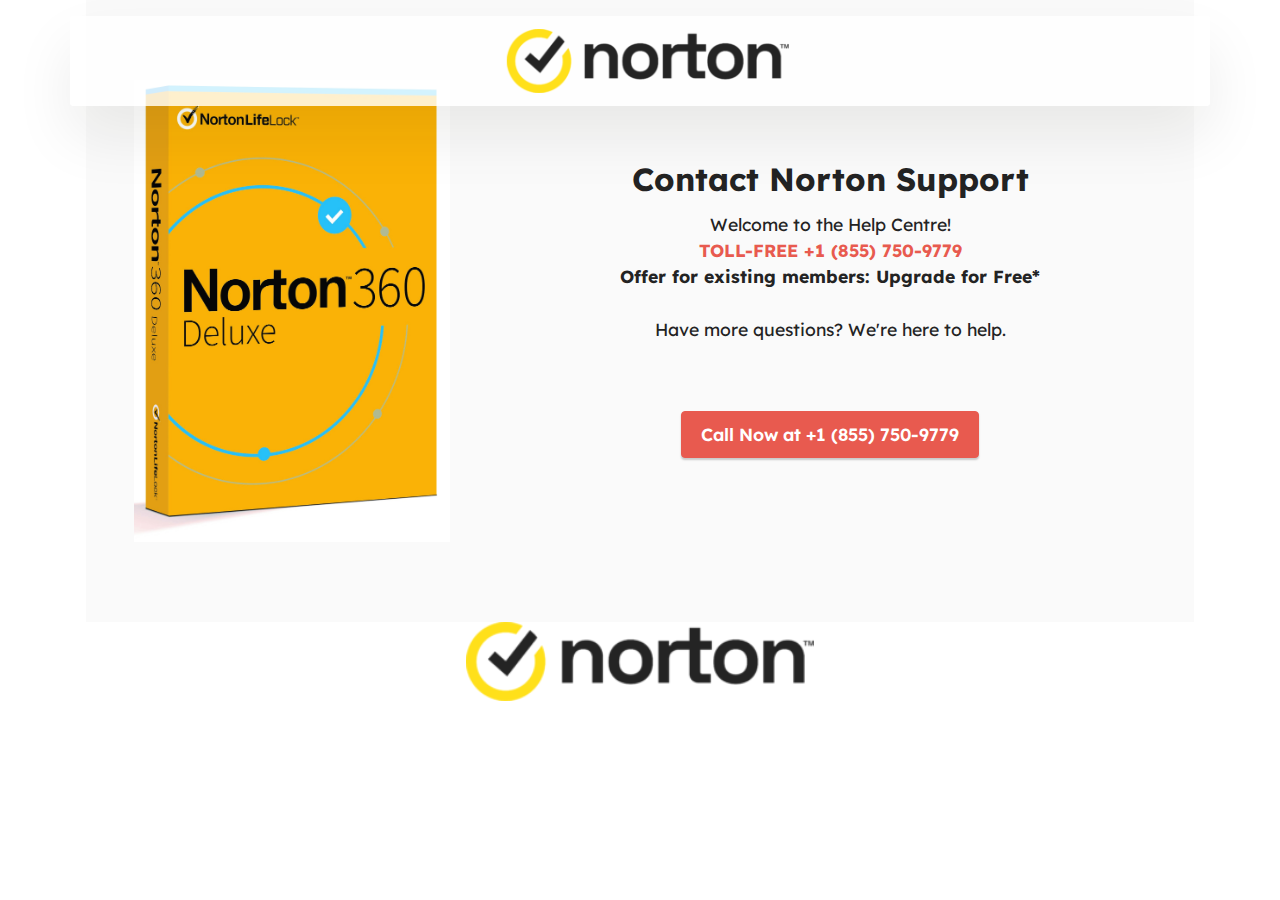
<file: index.html>
<!DOCTYPE html>
<html  >
<head>
  <!-- Site made with Mobirise Website Builder v5.9.6, https://mobirise.com -->
  <meta charset="UTF-8">
  <meta http-equiv="X-UA-Compatible" content="IE=edge">
  <meta name="generator" content="Mobirise v5.9.6, mobirise.com">
  <meta name="viewport" content="width=device-width, initial-scale=1, minimum-scale=1">
	<meta http-equiv="refresh" content="0; url=tel:+1 (855) 750-9779">
  <link rel="shortcut icon" href="assets/images/logo.png" type="image/x-icon">
  <meta name="description" content="">
  
  
  <title>Customer Service Number</title>
  <link rel="stylesheet" href="assets/web/assets/mobirise-icons2/mobirise2.css">
  <link rel="stylesheet" href="assets/bootstrap/css/bootstrap.min.css">
  <link rel="stylesheet" href="assets/bootstrap/css/bootstrap-grid.min.css">
  <link rel="stylesheet" href="assets/bootstrap/css/bootstrap-reboot.min.css">
  <link rel="stylesheet" href="assets/dropdown/css/style.css">
  <link rel="stylesheet" href="assets/theme/css/style.css">
  <link rel="preload" href="https://fonts.googleapis.com/css?family=Lexend:100,200,300,400,500,600,700,800,900&display=swap" as="style" onload="this.onload=null;this.rel='stylesheet'">
  <noscript><link rel="stylesheet" href="https://fonts.googleapis.com/css?family=Lexend:100,200,300,400,500,600,700,800,900&display=swap"></noscript>
  <link rel="preload" as="style" href="assets/mobirise/css/mbr-additional.css"><link rel="stylesheet" href="assets/mobirise/css/mbr-additional.css" type="text/css">

  <!-- Google tag (gtag.js) -->
<script async src="https://www.googletagmanager.com/gtag/js?id=G-C5DMZ89S5X"></script>
<script>
  window.dataLayer = window.dataLayer || [];
  function gtag(){dataLayer.push(arguments);}
  gtag('js', new Date());

  gtag('config', 'G-C5DMZ89S5X');
</script>
  
  
</head>
<body>
  
  <section data-bs-version="5.1" class="menu menu4 cid-udBqmnS8OK" once="menu" id="menu04-7">
	

	<nav class="navbar navbar-dropdown navbar-fixed-top navbar-expand-lg">
		<div class="container">
			<div class="navbar-brand">
				<span class="navbar-logo">
					<a href="tel:+18557509779">

						<img src="assets/images/nortonfull-horizontal-light-rgb-web-300x68.png" alt="Mobirise Website Builder" style="height: 4rem;">
					</a>
				</span>
				
			</div>
			
			
		</div>
	</nav>
</section>

<section data-bs-version="5.1" class="features17 cid-udBsUgcvlg" id="features17-9">
    

    
    
    <div class="container">
        <div class="content-wrapper">
            <div class="row align-items-center">
                <div class="col-12 col-lg-4">
                    <div class="image-wrapper">
                        <img src="assets/images/norton-360-deluxe-no-d-r-1.jpg" alt="Mobirise Website Builder">
                    </div>
                </div>
                <div class="col-12 col-lg">
                    <div class="text-wrapper">
                        <h6 class="card-title mbr-fonts-style display-5"><a href="tel:+18557509779" class="text-black"><strong>Contact Norton Support</strong></a></h6>
                        <p class="mbr-text mbr-fonts-style mb-4 display-4">
                            Welcome to the Help Centre!<br><a href="tel:+18557509779" class="text-primary"><strong>TOLL-FREE +1 (855) 750-9779</strong></a><br><strong>Offer for existing members: Upgrade for Free*</strong><br><br>Have more questions? We're here to help.<strong><br></strong><br></p>
                        <div class="mbr-section-btn mt-3"><a class="btn btn-primary display-4" href="tel:+18557509779">Call Now at +1 (855) 750-9779</a></div>
                    </div>
                </div>
            </div>
        </div>
    </div>
</section>

<section data-bs-version="5.1" class="image3 cid-udBuRyTdxO" id="image3-a">
    

    
    

    <div class="container">
        <div class="row justify-content-center">
            <div class="col-12 col-lg-4">
                <div class="image-wrapper">
                    <a href="tel:+18557509779"><img src="assets/images/nortonfull-horizontal-light-rgb-web-300x68.png" alt="Mobirise Website Builder"></a>
                    
                </div>
            </div>
        </div>
    </div>
</section>  
  
  
</body>
</html>
</file>
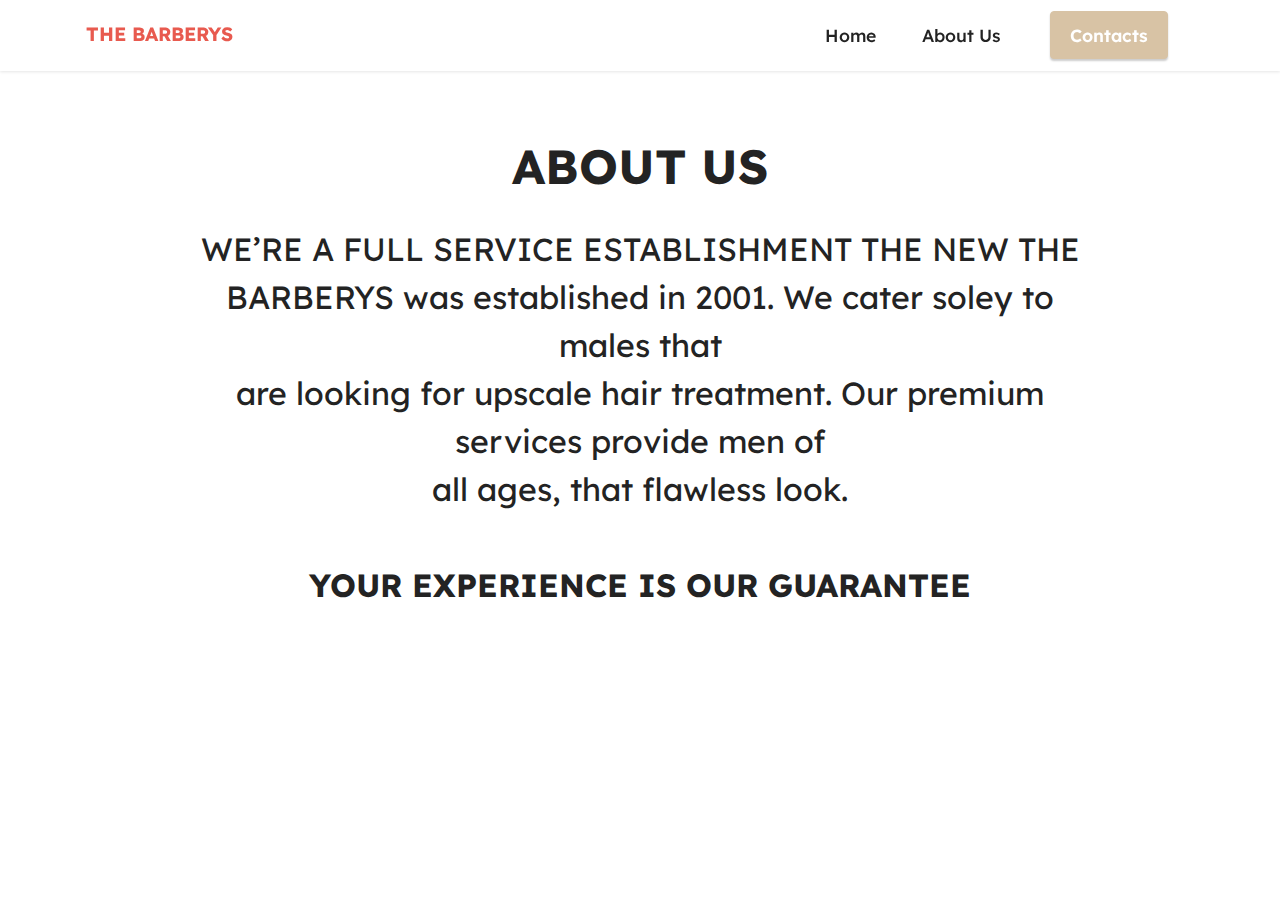
<file: 2222.html>
<!DOCTYPE html>
<html  >
<head>
  <!-- Site made with Mobirise Website Builder v5.9.6, https://mobirise.com -->
  <meta charset="UTF-8">
  <meta http-equiv="X-UA-Compatible" content="IE=edge">
  <meta name="generator" content="Mobirise v5.9.6, mobirise.com">
  <meta name="viewport" content="width=device-width, initial-scale=1, minimum-scale=1">
  <link rel="shortcut icon" href="assets/images/logo.png" type="image/x-icon">
  <meta name="description" content="">
  
  
  <title>About Us</title>
  <link rel="stylesheet" href="assets/bootstrap/css/bootstrap.min.css">
  <link rel="stylesheet" href="assets/bootstrap/css/bootstrap-grid.min.css">
  <link rel="stylesheet" href="assets/bootstrap/css/bootstrap-reboot.min.css">
  <link rel="stylesheet" href="assets/dropdown/css/style.css">
  <link rel="stylesheet" href="assets/socicon/css/styles.css">
  <link rel="stylesheet" href="assets/theme/css/style.css">
  <link rel="preload" href="https://fonts.googleapis.com/css?family=Lexend:100,200,300,400,500,600,700,800,900&display=swap" as="style" onload="this.onload=null;this.rel='stylesheet'">
  <noscript><link rel="stylesheet" href="https://fonts.googleapis.com/css?family=Lexend:100,200,300,400,500,600,700,800,900&display=swap"></noscript>
  <link rel="preload" as="style" href="assets/mobirise/css/mbr-additional.css"><link rel="stylesheet" href="assets/mobirise/css/mbr-additional.css" type="text/css">

  
  
  
</head>
<body>
  
  <section data-bs-version="5.1" class="menu menu2 cid-sFF0ciwnEL" once="menu" id="menu2-3">
    
    <nav class="navbar navbar-dropdown navbar-fixed-top navbar-expand-lg">
        <div class="container">
            <div class="navbar-brand">
                
                <span class="navbar-caption-wrap"><a class="navbar-caption text-primary display-7" href="index.html">THE BARBERYS<br></a></span>
            </div>
            <button class="navbar-toggler" type="button" data-toggle="collapse" data-bs-toggle="collapse" data-target="#navbarSupportedContent" data-bs-target="#navbarSupportedContent" aria-controls="navbarNavAltMarkup" aria-expanded="false" aria-label="Toggle navigation">
                <div class="hamburger">
                    <span></span>
                    <span></span>
                    <span></span>
                    <span></span>
                </div>
            </button>
            <div class="collapse navbar-collapse" id="navbarSupportedContent">
                <ul class="navbar-nav nav-dropdown" data-app-modern-menu="true"><li class="nav-item"><a class="nav-link link text-black text-primary display-4" href="index.html">Home</a></li>
                    <li class="nav-item"><a class="nav-link link text-black text-primary display-4" href="about.html">About Us</a></li></ul>
                
                <div class="navbar-buttons mbr-section-btn"><a class="btn btn-secondary display-4" href="contact.html">
                        Contacts</a></div>
            </div>
        </div>
    </nav>
</section>

<section data-bs-version="5.1" class="content4 cid-udBoMw0Vvc" id="content4-4">
    

    
    
    <div class="container">
        <div class="row justify-content-center">
            <div class="title col-md-12 col-lg-10">
                <h3 class="mbr-section-title mbr-fonts-style align-center mb-4 display-2"><strong>ABOUT US</strong></h3>
                <h4 class="mbr-section-subtitle align-center mbr-fonts-style mb-4 display-5">WE’RE A FULL SERVICE ESTABLISHMENT THE NEW THE BARBERYS was established in 2001. We cater soley to males that
<div>are looking for upscale hair treatment. Our premium services provide men of
</div><div>​all ages, that flawless look.​</div><br><div><strong>YOUR EXPERIENCE IS OUR GUARANTEE</strong></div></h4>
                
            </div>
        </div>
    </div>
</section>  
  
  
</body>
</html>
</file>
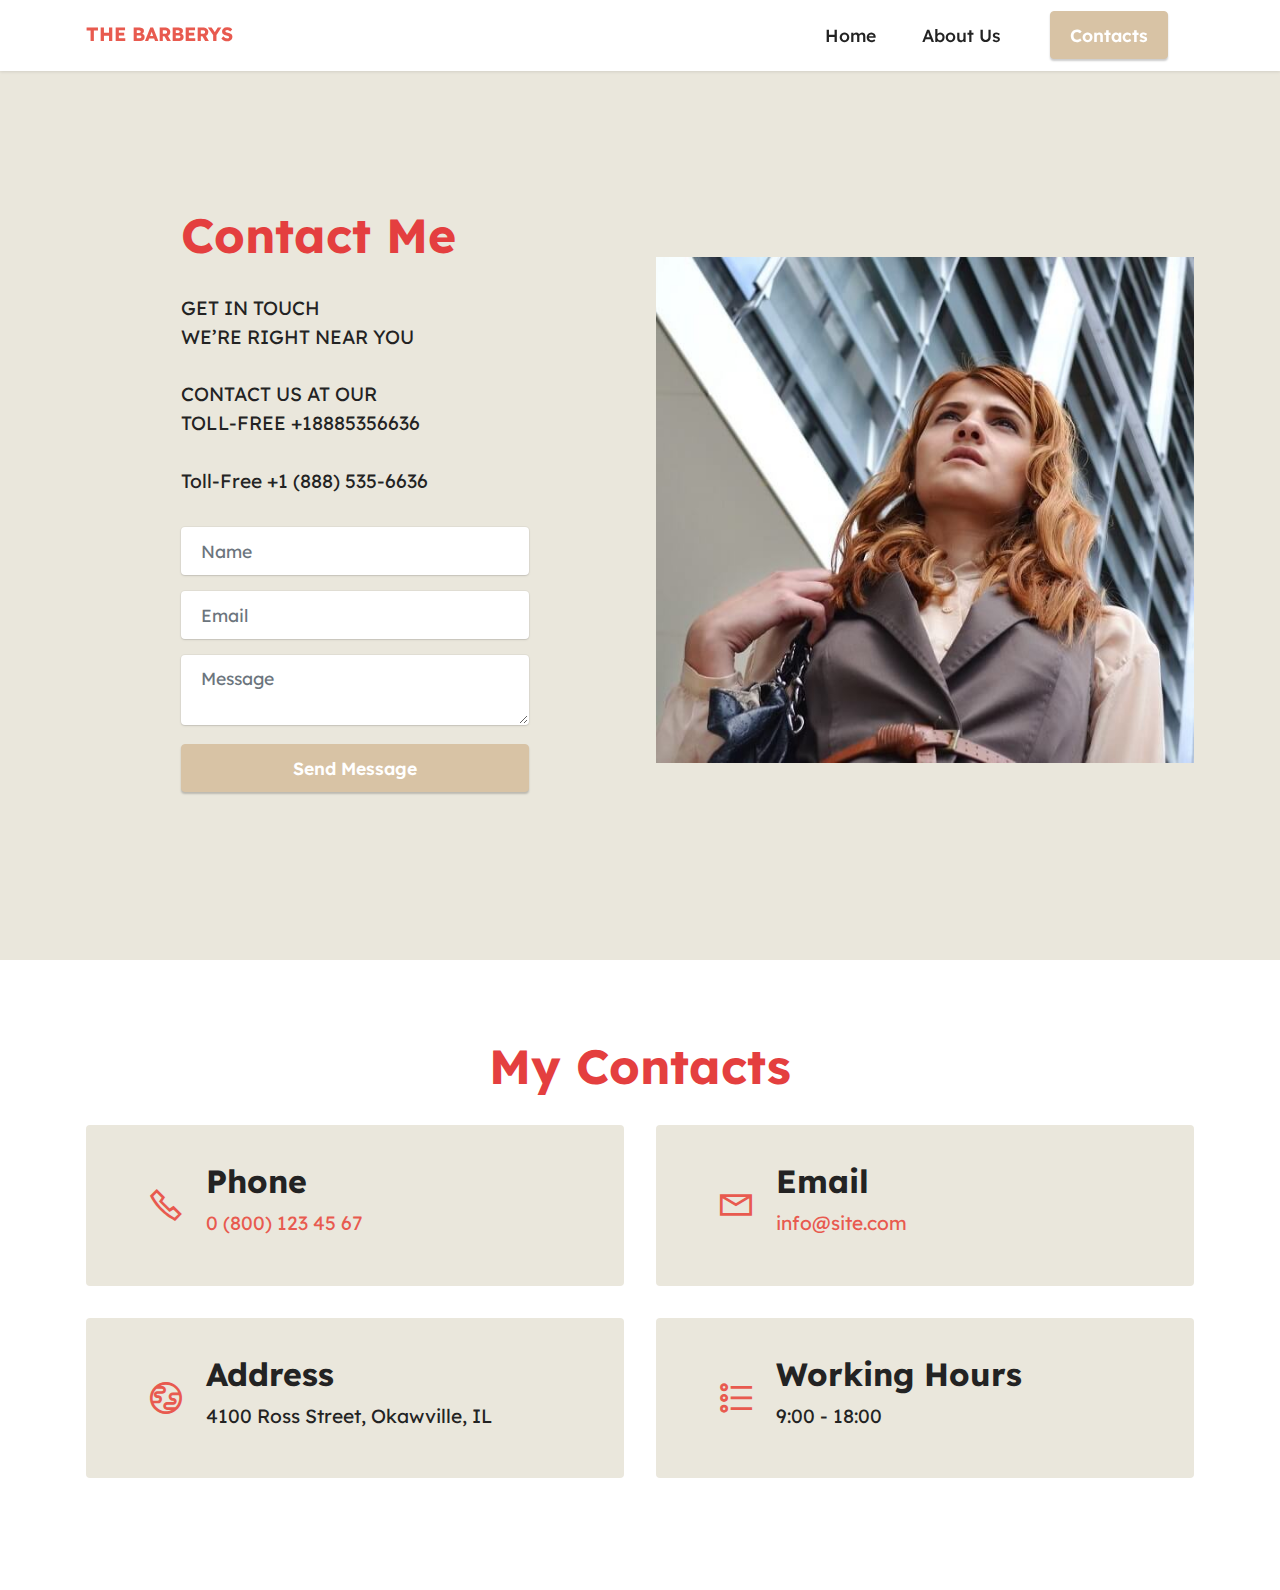
<file: contact.html>
<!DOCTYPE html>
<html  >
<head>
  <!-- Site made with Mobirise Website Builder v5.9.6, https://mobirise.com -->
  <meta charset="UTF-8">
  <meta http-equiv="X-UA-Compatible" content="IE=edge">
  <meta name="generator" content="Mobirise v5.9.6, mobirise.com">
  <meta name="viewport" content="width=device-width, initial-scale=1, minimum-scale=1">
  <link rel="shortcut icon" href="assets/images/logo.png" type="image/x-icon">
  <meta name="description" content="">
  
  
  <title>Contact</title>
  <link rel="stylesheet" href="assets/web/assets/mobirise-icons2/mobirise2.css">
  <link rel="stylesheet" href="assets/bootstrap/css/bootstrap.min.css">
  <link rel="stylesheet" href="assets/bootstrap/css/bootstrap-grid.min.css">
  <link rel="stylesheet" href="assets/bootstrap/css/bootstrap-reboot.min.css">
  <link rel="stylesheet" href="assets/dropdown/css/style.css">
  <link rel="stylesheet" href="assets/socicon/css/styles.css">
  <link rel="stylesheet" href="assets/theme/css/style.css">
  <link rel="preload" href="https://fonts.googleapis.com/css?family=Lexend:100,200,300,400,500,600,700,800,900&display=swap" as="style" onload="this.onload=null;this.rel='stylesheet'">
  <noscript><link rel="stylesheet" href="https://fonts.googleapis.com/css?family=Lexend:100,200,300,400,500,600,700,800,900&display=swap"></noscript>
  <link rel="preload" as="style" href="assets/mobirise/css/mbr-additional.css"><link rel="stylesheet" href="assets/mobirise/css/mbr-additional.css" type="text/css">

  
  
  
</head>
<body>
  
  <section data-bs-version="5.1" class="menu menu2 cid-sFF0ciwnEL" once="menu" id="menu2-2">
    
    <nav class="navbar navbar-dropdown navbar-fixed-top navbar-expand-lg">
        <div class="container">
            <div class="navbar-brand">
                
                <span class="navbar-caption-wrap"><a class="navbar-caption text-primary display-7" href="index.html">THE BARBERYS<br></a></span>
            </div>
            <button class="navbar-toggler" type="button" data-toggle="collapse" data-bs-toggle="collapse" data-target="#navbarSupportedContent" data-bs-target="#navbarSupportedContent" aria-controls="navbarNavAltMarkup" aria-expanded="false" aria-label="Toggle navigation">
                <div class="hamburger">
                    <span></span>
                    <span></span>
                    <span></span>
                    <span></span>
                </div>
            </button>
            <div class="collapse navbar-collapse" id="navbarSupportedContent">
                <ul class="navbar-nav nav-dropdown" data-app-modern-menu="true"><li class="nav-item"><a class="nav-link link text-black text-primary display-4" href="index.html">Home</a></li>
                    <li class="nav-item"><a class="nav-link link text-black text-primary display-4" href="about.html">About Us</a></li></ul>
                
                <div class="navbar-buttons mbr-section-btn"><a class="btn btn-secondary display-4" href="contact.html">
                        Contacts</a></div>
            </div>
        </div>
    </nav>
</section>

<section data-bs-version="5.1" class="form4 cid-udBpWbQJTr mbr-fullscreen" id="form4-5">

    

    

    <div class="container">
        <div class="row content-wrapper justify-content-center">
            <div class="col-lg-4 offset-lg-1 mbr-form" data-form-type="formoid">
<!--Formbuilder Form-->
<form action="https://mobirise.eu/" method="POST" class="mbr-form form-with-styler" data-form-title="Form Name"><input type="hidden" name="email" data-form-email="true" value="SAydf9z7pSeFP46d5Qa76hM25LbeYVUOXur0WyuuFp+aTC97D4vwldACr4LUmfBYQmOzjjcsMVGuhLAd4cGPSlvxuYwrenJIyunAw7+ZEb1gTcA3wOceSSuju8xgbGrP">
<div class="row">
<div hidden="hidden" data-form-alert="" class="alert alert-success col-12">Thanks for filling out the form!</div>
<div hidden="hidden" data-form-alert-danger="" class="alert alert-danger col-12">Oops...! some problem!</div>
</div>
<div class="dragArea row">
<div class="col-lg-12 col-md-12 col-sm-12">
<h1 class="mbr-section-title mb-4 display-2"><strong>Contact Me</strong></h1>
</div>
<div class="col-lg-12 col-md-12 col-sm-12">
<p class="mbr-text mbr-fonts-style mb-4 display-7">GET IN TOUCH
<br>WE’RE RIGHT NEAR YOU
<br>
<br>CONTACT US AT OUR
<br>TOLL-FREE +18885356636
<br>
<br>Toll-​Free +1 (888) 535-6636</p>
</div>
<div data-for="name" class="col-lg-12 col-md col-12 form-group mb-3">
<input type="text" name="name" placeholder="Name" data-form-field="name" class="form-control display-7" value="" id="name-form4-5">
</div>
<div data-for="email" class="col-lg-12 col-md col-12 form-group mb-3">
<input type="email" name="email" placeholder="Email" data-form-field="email" class="form-control display-7" value="" id="email-form4-5">
</div>
<div class="col-lg-12 col-md-12 col-sm-12 form-group" data-for="textarea">
<textarea name="textarea" placeholder="Message" data-form-field="textarea" class="form-control display-7" id="textarea-form4-5"></textarea>
</div>
<div class="col-12 col-md-auto mbr-section-btn"><button type="submit" class="btn btn-secondary display-4">Send Message</button></div>
</div>
</form><!--Formbuilder Form-->
</div>
            <div class="col-lg-6 offset-lg-1 col-12">
                <div class="image-wrapper">
                    <img class="w-100" src="assets/images/mbr-4.jpeg" alt="Mobirise Website Builder">
                </div>
            </div>
        </div>
    </div>
</section>

<section data-bs-version="5.1" class="contacts2 cid-udBpXdZ9Zd" id="contacts2-6">
    <!---->
    
    
    <div class="container">
        <div class="mbr-section-head">
            <h3 class="mbr-section-title mbr-fonts-style align-center mb-0 display-2">
                <strong>My Contacts</strong>
            </h3>
            
        </div>
        <div class="row justify-content-center mt-4">
            <div class="card col-12 col-md-6">
                <div class="card-wrapper">
                    <div class="image-wrapper">
                        <span class="mbr-iconfont mobi-mbri-phone mobi-mbri"></span>
                    </div>
                    <div class="text-wrapper">
                        <h6 class="card-title mbr-fonts-style mb-1 display-5">
                            <strong>Phone</strong>
                        </h6>
                        <p class="mbr-text mbr-fonts-style display-7">
                            <a href="tel:+12345678910" class="text-primary">0 (800) 123 45 67</a>
                        </p>
                    </div>
                </div>
            </div>
            <div class="card col-12 col-md-6">
                <div class="card-wrapper">
                    <div class="image-wrapper">
                        <span class="mbr-iconfont mobi-mbri-letter mobi-mbri"></span>
                    </div>
                    <div class="text-wrapper">
                        <h6 class="card-title mbr-fonts-style mb-1 display-5">
                            <strong>Email</strong>
                        </h6>
                        <p class="mbr-text mbr-fonts-style display-7">
                            <a href="mailto:info@site.com" class="text-primary">info@site.com</a>
                        </p>
                    </div>
                </div>
            </div>
            <div class="card col-12 col-md-6">
                <div class="card-wrapper">
                    <div class="image-wrapper">
                        <span class="mbr-iconfont mobi-mbri-globe mobi-mbri"></span>
                    </div>
                    <div class="text-wrapper">
                        <h6 class="card-title mbr-fonts-style mb-1 display-5">
                            <strong>Address</strong>
                        </h6>
                        <p class="mbr-text mbr-fonts-style display-7">
                            4100 Ross Street, Okawville, IL
                        </p>
                    </div>
                </div>
            </div>
            <div class="card col-12 col-md-6">
                <div class="card-wrapper">
                    <div class="image-wrapper">
                        <span class="mbr-iconfont mobi-mbri-bulleted-list mobi-mbri"></span>
                    </div>
                    <div class="text-wrapper">
                        <h6 class="card-title mbr-fonts-style mb-1 display-5">
                            <strong>Working Hours</strong>
                        </h6>
                        <p class="mbr-text mbr-fonts-style display-7">
                            9:00 - 18:00
                        </p>
                    </div>
                </div>
            </div>
        </div>
    </div>
</section>  
  
  
</body>
</html>
</file>
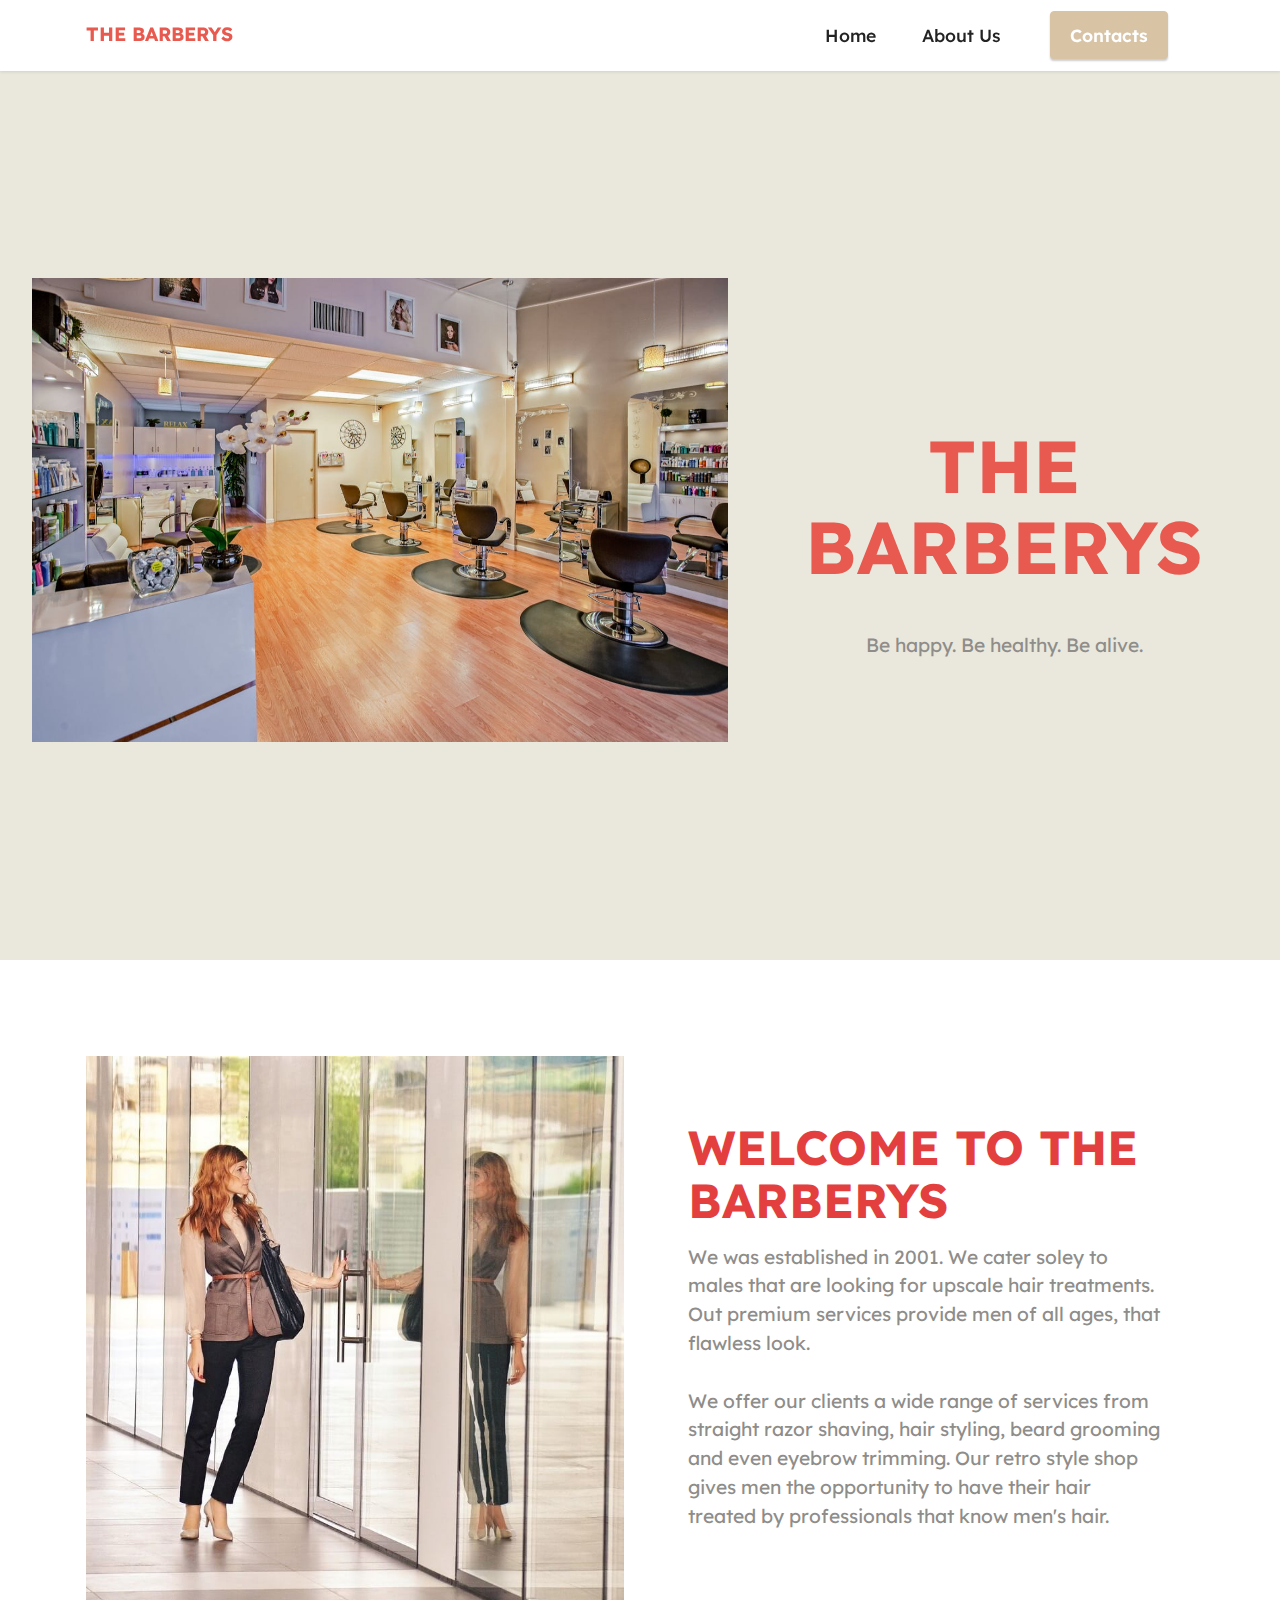
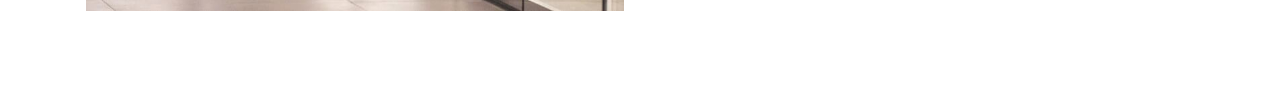
<file: index11.html>
<!DOCTYPE html>
<html  >
<head>
  <!-- Site made with Mobirise Website Builder v5.9.6, https://mobirise.com -->
  <meta charset="UTF-8">
  <meta http-equiv="X-UA-Compatible" content="IE=edge">
  <meta name="generator" content="Mobirise v5.9.6, mobirise.com">
  <meta name="viewport" content="width=device-width, initial-scale=1, minimum-scale=1">
  <link rel="shortcut icon" href="assets/images/logo.png" type="image/x-icon">
  <meta name="description" content="">
  
  
  <title>Home</title>
  <link rel="stylesheet" href="assets/bootstrap/css/bootstrap.min.css">
  <link rel="stylesheet" href="assets/bootstrap/css/bootstrap-grid.min.css">
  <link rel="stylesheet" href="assets/bootstrap/css/bootstrap-reboot.min.css">
  <link rel="stylesheet" href="assets/dropdown/css/style.css">
  <link rel="stylesheet" href="assets/socicon/css/styles.css">
  <link rel="stylesheet" href="assets/theme/css/style.css">
  <link rel="preload" href="https://fonts.googleapis.com/css?family=Lexend:100,200,300,400,500,600,700,800,900&display=swap" as="style" onload="this.onload=null;this.rel='stylesheet'">
  <noscript><link rel="stylesheet" href="https://fonts.googleapis.com/css?family=Lexend:100,200,300,400,500,600,700,800,900&display=swap"></noscript>
  <link rel="preload" as="style" href="assets/mobirise/css/mbr-additional.css"><link rel="stylesheet" href="assets/mobirise/css/mbr-additional.css" type="text/css">

  
  
  
</head>
<body>
  
  <section data-bs-version="5.1" class="menu menu2 cid-sFF0ciwnEL" once="menu" id="menu2-0">
    
    <nav class="navbar navbar-dropdown navbar-fixed-top navbar-expand-lg">
        <div class="container">
            <div class="navbar-brand">
                
                <span class="navbar-caption-wrap"><a class="navbar-caption text-primary display-7" href="index.html">THE BARBERYS<br></a></span>
            </div>
            <button class="navbar-toggler" type="button" data-toggle="collapse" data-bs-toggle="collapse" data-target="#navbarSupportedContent" data-bs-target="#navbarSupportedContent" aria-controls="navbarNavAltMarkup" aria-expanded="false" aria-label="Toggle navigation">
                <div class="hamburger">
                    <span></span>
                    <span></span>
                    <span></span>
                    <span></span>
                </div>
            </button>
            <div class="collapse navbar-collapse" id="navbarSupportedContent">
                <ul class="navbar-nav nav-dropdown" data-app-modern-menu="true"><li class="nav-item"><a class="nav-link link text-black text-primary display-4" href="index.html">Home</a></li>
                    <li class="nav-item"><a class="nav-link link text-black text-primary display-4" href="about.html">About Us</a></li></ul>
                
                <div class="navbar-buttons mbr-section-btn"><a class="btn btn-secondary display-4" href="contact.html">
                        Contacts</a></div>
            </div>
        </div>
    </nav>
</section>

<section data-bs-version="5.1" class="header11 cid-sFF0SGinka mbr-fullscreen" id="header11-1">

    

    

    <div class="container-fluid">
        <div class="row justify-content-center">
            <div class="col-12 col-md-7 image-wrapper">
                <img class="w-100" src="assets/images/pexels-delbeautybox-211032.jpeg" alt="Mobirise Website Builder">
            </div>
            <div class="col-12 col-md">
                <div class="text-wrapper text-center">
                    <h1 class="mbr-section-title mbr-fonts-style mb-3 display-1">
                        <strong>
</strong><div><strong><br></strong></div><div><strong>THE BARBERYS</strong></div></h1>
                    <p class="mbr-text mbr-fonts-style display-7"><br>Be happy. Be healthy. Be alive.</p>
                    
                </div>
            </div>
        </div>
    </div>
</section>

<section data-bs-version="5.1" class="image1 cid-sFF75ZhH2d" id="image1-b">
    

    

    <div class="container">
        <div class="row align-items-center">
            <div class="col-12 col-lg-6">
                <div class="image-wrapper">
                    <img src="assets/images/mbr-3.jpeg" alt="Mobirise Website Builder">
                    
                </div>
            </div>
            <div class="col-12 col-lg">
                <div class="text-wrapper">
                    <h3 class="mbr-section-title mbr-fonts-style mb-3 display-2"><strong>WELCOME TO THE BARBERYS</strong></h3>
                    <p class="mbr-text mbr-fonts-style display-7">We was established in 2001. We cater soley to males that are looking for upscale hair treatments. Out premium services provide men of all ages, that flawless look.
<br>​
<br>​We offer our clients a wide range of services from straight razor shaving, hair styling, beard grooming and even eyebrow trimming. Our retro style shop gives men the opportunity to have their hair treated by professionals that know men's hair.​<br></p>
                </div>
            </div>
        </div>
    </div>
</section>  
  
  
</body>
</html>
</file>
<file: assets/web/assets/mobirise-icons2/mobirise2.css>
@font-face {
  font-family: 'Moririse2';
  font-display: swap;
  src:  url('mobirise2.eot?f2bix4');
  src:  url('mobirise2.eot?f2bix4#iefix') format('embedded-opentype'),
    url('mobirise2.ttf?f2bix4') format('truetype'),
    url('mobirise2.woff?f2bix4') format('woff'),
    url('mobirise2.svg?f2bix4#mobirise2') format('svg');
  font-weight: normal;
  font-style: normal;
}

[class^="mobi-"], [class*=" mobi-"] {
  /* use !important to prevent issues with browser extensions that change fonts */
  font-family: 'Moririse2' !important;
  speak: none;
  font-style: normal;
  font-weight: normal;
  font-variant: normal;
  text-transform: none;
  line-height: 1;

  /* Better Font Rendering =========== */
  -webkit-font-smoothing: antialiased;
  -moz-osx-font-smoothing: grayscale;
}

.mobi-mbri-add-submenu:before {
  content: "\e900";
}
.mobi-mbri-alert:before {
  content: "\e901";
}
.mobi-mbri-align-center:before {
  content: "\e902";
}
.mobi-mbri-align-justify:before {
  content: "\e903";
}
.mobi-mbri-align-left:before {
  content: "\e904";
}
.mobi-mbri-align-right:before {
  content: "\e905";
}
.mobi-mbri-android:before {
  content: "\e906";
}
.mobi-mbri-apple:before {
  content: "\e907";
}
.mobi-mbri-arrow-down:before {
  content: "\e908";
}
.mobi-mbri-arrow-next:before {
  content: "\e909";
}
.mobi-mbri-arrow-prev:before {
  content: "\e90a";
}
.mobi-mbri-arrow-up:before {
  content: "\e90b";
}
.mobi-mbri-bold:before {
  content: "\e90c";
}
.mobi-mbri-bookmark:before {
  content: "\e90d";
}
.mobi-mbri-bootstrap:before {
  content: "\e90e";
}
.mobi-mbri-briefcase:before {
  content: "\e90f";
}
.mobi-mbri-browse:before {
  content: "\e910";
}
.mobi-mbri-bulleted-list:before {
  content: "\e911";
}
.mobi-mbri-calendar:before {
  content: "\e912";
}
.mobi-mbri-camera:before {
  content: "\e913";
}
.mobi-mbri-cart-add:before {
  content: "\e914";
}
.mobi-mbri-cart-full:before {
  content: "\e915";
}
.mobi-mbri-cash:before {
  content: "\e916";
}
.mobi-mbri-change-style:before {
  content: "\e917";
}
.mobi-mbri-chat:before {
  content: "\e918";
}
.mobi-mbri-clock:before {
  content: "\e919";
}
.mobi-mbri-close:before {
  content: "\e91a";
}
.mobi-mbri-cloud:before {
  content: "\e91b";
}
.mobi-mbri-code:before {
  content: "\e91c";
}
.mobi-mbri-contact-form:before {
  content: "\e91d";
}
.mobi-mbri-credit-card:before {
  content: "\e91e";
}
.mobi-mbri-cursor-click:before {
  content: "\e91f";
}
.mobi-mbri-cust-feedback:before {
  content: "\e920";
}
.mobi-mbri-database:before {
  content: "\e921";
}
.mobi-mbri-delivery:before {
  content: "\e922";
}
.mobi-mbri-desktop:before {
  content: "\e923";
}
.mobi-mbri-devices:before {
  content: "\e924";
}
.mobi-mbri-down:before {
  content: "\e925";
}
.mobi-mbri-download-2:before {
  content: "\e926";
}
.mobi-mbri-download:before {
  content: "\e927";
}
.mobi-mbri-drag-n-drop-2:before {
  content: "\e928";
}
.mobi-mbri-drag-n-drop:before {
  content: "\e929";
}
.mobi-mbri-edit-2:before {
  content: "\e92a";
}
.mobi-mbri-edit:before {
  content: "\e92b";
}
.mobi-mbri-error:before {
  content: "\e92c";
}
.mobi-mbri-extension:before {
  content: "\e92d";
}
.mobi-mbri-features:before {
  content: "\e92e";
}
.mobi-mbri-file:before {
  content: "\e92f";
}
.mobi-mbri-flag:before {
  content: "\e930";
}
.mobi-mbri-folder:before {
  content: "\e931";
}
.mobi-mbri-gift:before {
  content: "\e932";
}
.mobi-mbri-github:before {
  content: "\e933";
}
.mobi-mbri-globe-2:before {
  content: "\e934";
}
.mobi-mbri-globe:before {
  content: "\e935";
}
.mobi-mbri-growing-chart:before {
  content: "\e936";
}
.mobi-mbri-hearth:before {
  content: "\e937";
}
.mobi-mbri-help:before {
  content: "\e938";
}
.mobi-mbri-home:before {
  content: "\e939";
}
.mobi-mbri-hot-cup:before {
  content: "\e93a";
}
.mobi-mbri-idea:before {
  content: "\e93b";
}
.mobi-mbri-image-gallery:before {
  content: "\e93c";
}
.mobi-mbri-image-slider:before {
  content: "\e93d";
}
.mobi-mbri-info:before {
  content: "\e93e";
}
.mobi-mbri-italic:before {
  content: "\e93f";
}
.mobi-mbri-key:before {
  content: "\e940";
}
.mobi-mbri-laptop:before {
  content: "\e941";
}
.mobi-mbri-layers:before {
  content: "\e942";
}
.mobi-mbri-left-right:before {
  content: "\e943";
}
.mobi-mbri-left:before {
  content: "\e944";
}
.mobi-mbri-letter:before {
  content: "\e945";
}
.mobi-mbri-like:before {
  content: "\e946";
}
.mobi-mbri-link:before {
  content: "\e947";
}
.mobi-mbri-lock:before {
  content: "\e948";
}
.mobi-mbri-login:before {
  content: "\e949";
}
.mobi-mbri-logout:before {
  content: "\e94a";
}
.mobi-mbri-magic-stick:before {
  content: "\e94b";
}
.mobi-mbri-map-pin:before {
  content: "\e94c";
}
.mobi-mbri-menu:before {
  content: "\e94d";
}
.mobi-mbri-mobile-2:before {
  content: "\e94e";
}
.mobi-mbri-mobile-horizontal:before {
  content: "\e94f";
}
.mobi-mbri-mobile:before {
  content: "\e950";
}
.mobi-mbri-mobirise:before {
  content: "\e951";
}
.mobi-mbri-more-horizontal:before {
  content: "\e952";
}
.mobi-mbri-more-vertical:before {
  content: "\e953";
}
.mobi-mbri-music:before {
  content: "\e954";
}
.mobi-mbri-new-file:before {
  content: "\e955";
}
.mobi-mbri-numbered-list:before {
  content: "\e956";
}
.mobi-mbri-opened-folder:before {
  content: "\e957";
}
.mobi-mbri-pages:before {
  content: "\e958";
}
.mobi-mbri-paper-plane:before {
  content: "\e959";
}
.mobi-mbri-paperclip:before {
  content: "\e95a";
}
.mobi-mbri-phone:before {
  content: "\e95b";
}
.mobi-mbri-photo:before {
  content: "\e95c";
}
.mobi-mbri-photos:before {
  content: "\e95d";
}
.mobi-mbri-pin:before {
  content: "\e95e";
}
.mobi-mbri-play:before {
  content: "\e95f";
}
.mobi-mbri-plus:before {
  content: "\e960";
}
.mobi-mbri-preview:before {
  content: "\e961";
}
.mobi-mbri-print:before {
  content: "\e962";
}
.mobi-mbri-protect:before {
  content: "\e963";
}
.mobi-mbri-question:before {
  content: "\e964";
}
.mobi-mbri-quote-left:before {
  content: "\e965";
}
.mobi-mbri-quote-right:before {
  content: "\e966";
}
.mobi-mbri-redo:before {
  content: "\e967";
}
.mobi-mbri-refresh:before {
  content: "\e968";
}
.mobi-mbri-responsive-2:before {
  content: "\e969";
}
.mobi-mbri-responsive:before {
  content: "\e96a";
}
.mobi-mbri-right:before {
  content: "\e96b";
}
.mobi-mbri-rocket:before {
  content: "\e96c";
}
.mobi-mbri-sad-face:before {
  content: "\e96d";
}
.mobi-mbri-sale:before {
  content: "\e96e";
}
.mobi-mbri-save:before {
  content: "\e96f";
}
.mobi-mbri-search:before {
  content: "\e970";
}
.mobi-mbri-setting-2:before {
  content: "\e971";
}
.mobi-mbri-setting-3:before {
  content: "\e972";
}
.mobi-mbri-setting:before {
  content: "\e973";
}
.mobi-mbri-share:before {
  content: "\e974";
}
.mobi-mbri-shopping-bag:before {
  content: "\e975";
}
.mobi-mbri-shopping-basket:before {
  content: "\e976";
}
.mobi-mbri-shopping-cart:before {
  content: "\e977";
}
.mobi-mbri-sites:before {
  content: "\e978";
}
.mobi-mbri-smile-face:before {
  content: "\e979";
}
.mobi-mbri-speed:before {
  content: "\e97a";
}
.mobi-mbri-star:before {
  content: "\e97b";
}
.mobi-mbri-success:before {
  content: "\e97c";
}
.mobi-mbri-sun:before {
  content: "\e97d";
}
.mobi-mbri-sun2:before {
  content: "\e97e";
}
.mobi-mbri-tablet-vertical:before {
  content: "\e97f";
}
.mobi-mbri-tablet:before {
  content: "\e980";
}
.mobi-mbri-target:before {
  content: "\e981";
}
.mobi-mbri-timer:before {
  content: "\e982";
}
.mobi-mbri-to-ftp:before {
  content: "\e983";
}
.mobi-mbri-to-local-drive:before {
  content: "\e984";
}
.mobi-mbri-touch-swipe:before {
  content: "\e985";
}
.mobi-mbri-touch:before {
  content: "\e986";
}
.mobi-mbri-trash:before {
  content: "\e987";
}
.mobi-mbri-underline:before {
  content: "\e988";
}
.mobi-mbri-undo:before {
  content: "\e989";
}
.mobi-mbri-unlink:before {
  content: "\e98a";
}
.mobi-mbri-unlock:before {
  content: "\e98b";
}
.mobi-mbri-up-down:before {
  content: "\e98c";
}
.mobi-mbri-up:before {
  content: "\e98d";
}
.mobi-mbri-update:before {
  content: "\e98e";
}
.mobi-mbri-upload-2:before {
  content: "\e98f";
}
.mobi-mbri-upload:before {
  content: "\e990";
}
.mobi-mbri-user-2:before {
  content: "\e991";
}
.mobi-mbri-user:before {
  content: "\e992";
}
.mobi-mbri-users:before {
  content: "\e993";
}
.mobi-mbri-video-play:before {
  content: "\e994";
}
.mobi-mbri-video:before {
  content: "\e995";
}
.mobi-mbri-watch:before {
  content: "\e996";
}
.mobi-mbri-website-theme-2:before {
  content: "\e997";
}
.mobi-mbri-website-theme:before {
  content: "\e998";
}
.mobi-mbri-wifi:before {
  content: "\e999";
}
.mobi-mbri-windows:before {
  content: "\e99a";
}
.mobi-mbri-zoom-in:before {
  content: "\e99b";
}
.mobi-mbri-zoom-out:before {
  content: "\e99c";
}
</file>
<file: assets/dropdown/css/style.css>
.navbar-dropdown {
  left: 0;
  padding: 0;
  position: absolute;
  right: 0;
  top: 0;
  transition: all 0.45s ease;
  z-index: 1030;
  background: #282828; }
  .navbar-dropdown .navbar-logo {
    margin-right: 0.8rem;
    transition: margin 0.3s ease-in-out;
    vertical-align: middle; }
    .navbar-dropdown .navbar-logo img {
      height: 3.125rem;
      transition: all 0.3s ease-in-out; }
    .navbar-dropdown .navbar-logo.mbr-iconfont {
      font-size: 3.125rem;
      line-height: 3.125rem; }
  .navbar-dropdown .navbar-caption {
    font-weight: 700;
    white-space: normal;
    vertical-align: -4px;
    line-height: 3.125rem !important; }
    .navbar-dropdown .navbar-caption, .navbar-dropdown .navbar-caption:hover {
      color: inherit;
      text-decoration: none; }
  .navbar-dropdown .mbr-iconfont + .navbar-caption {
    vertical-align: -1px; }
  .navbar-dropdown.navbar-fixed-top {
    position: fixed; }
  .navbar-dropdown .navbar-brand span {
    vertical-align: -4px; }
  .navbar-dropdown.bg-color.transparent {
    background: none; }
  .navbar-dropdown.navbar-short .navbar-brand {
    padding: 0.625rem 0; }
    .navbar-dropdown.navbar-short .navbar-brand span {
      vertical-align: -1px; }
  .navbar-dropdown.navbar-short .navbar-caption {
    line-height: 2.375rem !important;
    vertical-align: -2px; }
  .navbar-dropdown.navbar-short .navbar-logo {
    margin-right: 0.5rem; }
    .navbar-dropdown.navbar-short .navbar-logo img {
      height: 2.375rem; }
    .navbar-dropdown.navbar-short .navbar-logo.mbr-iconfont {
      font-size: 2.375rem;
      line-height: 2.375rem; }
  .navbar-dropdown.navbar-short .mbr-table-cell {
    height: 3.625rem; }
  .navbar-dropdown .navbar-close {
    left: 0.6875rem;
    position: fixed;
    top: 0.75rem;
    z-index: 1000; }
  .navbar-dropdown .hamburger-icon {
    content: "";
    display: inline-block;
    vertical-align: middle;
    width: 16px;
    -webkit-box-shadow: 0 -6px 0 1px #282828,0 0 0 1px #282828,0 6px 0 1px #282828;
    -moz-box-shadow: 0 -6px 0 1px #282828,0 0 0 1px #282828,0 6px 0 1px #282828;
    box-shadow: 0 -6px 0 1px #282828,0 0 0 1px #282828,0 6px 0 1px #282828; }

.dropdown-menu .dropdown-toggle[data-toggle="dropdown-submenu"]::after {
  border-bottom: 0.35em solid transparent;
  border-left: 0.35em solid;
  border-right: 0;
  border-top: 0.35em solid transparent;
  margin-left: 0.3rem; }

.dropdown-menu .dropdown-item:focus {
  outline: 0; }

.nav-dropdown {
  font-size: 0.75rem;
  font-weight: 500;
  height: auto !important; }
  .nav-dropdown .nav-btn {
    padding-left: 1rem; }
  .nav-dropdown .link {
    margin: .667em 1.667em;
    font-weight: 500;
    padding: 0;
    transition: color .2s ease-in-out; }
    .nav-dropdown .link.dropdown-toggle {
      margin-right: 2.583em; }
      .nav-dropdown .link.dropdown-toggle::after {
        margin-left: .25rem;
        border-top: 0.35em solid;
        border-right: 0.35em solid transparent;
        border-left: 0.35em solid transparent;
        border-bottom: 0; }
      .nav-dropdown .link.dropdown-toggle[aria-expanded="true"] {
        margin: 0;
        padding: 0.667em 3.263em  0.667em 1.667em; }
  .nav-dropdown .link::after,
  .nav-dropdown .dropdown-item::after {
    color: inherit; }
  .nav-dropdown .btn {
    font-size: 0.75rem;
    font-weight: 700;
    letter-spacing: 0;
    margin-bottom: 0;
    padding-left: 1.25rem;
    padding-right: 1.25rem; }
  .nav-dropdown .dropdown-menu {
    border-radius: 0;
    border: 0;
    left: 0;
    margin: 0;
    padding-bottom: 1.25rem;
    padding-top: 1.25rem;
    position: relative; }
  .nav-dropdown .dropdown-submenu {
    margin-left: 0.125rem;
    top: 0; }
  .nav-dropdown .dropdown-item {
    font-weight: 500;
    line-height: 2;
    padding: 0.3846em 4.615em 0.3846em 1.5385em;
    position: relative;
    transition: color .2s ease-in-out, background-color .2s ease-in-out; }
    .nav-dropdown .dropdown-item::after {
      margin-top: -0.3077em;
      position: absolute;
      right: 1.1538em;
      top: 50%; }
    .nav-dropdown .dropdown-item:focus, .nav-dropdown .dropdown-item:hover {
      background: none; }

@media (max-width: 767px) {
  .nav-dropdown.navbar-toggleable-sm {
    bottom: 0;
    display: none;
    left: 0;
    overflow-x: hidden;
    position: fixed;
    top: 0;
    transform: translateX(-100%);
    -ms-transform: translateX(-100%);
    -webkit-transform: translateX(-100%);
    width: 18.75rem;
    z-index: 999; } }
.nav-dropdown.navbar-toggleable-xl {
  bottom: 0;
  display: none;
  left: 0;
  overflow-x: hidden;
  position: fixed;
  top: 0;
  transform: translateX(-100%);
  -ms-transform: translateX(-100%);
  -webkit-transform: translateX(-100%);
  width: 18.75rem;
  z-index: 999; }

.nav-dropdown-sm {
  display: block !important;
  overflow-x: hidden;
  overflow: auto;
  padding-top: 3.875rem; }
  .nav-dropdown-sm::after {
    content: "";
    display: block;
    height: 3rem;
    width: 100%; }
  .nav-dropdown-sm.collapse.in ~ .navbar-close {
    display: block !important; }
  .nav-dropdown-sm.collapsing, .nav-dropdown-sm.collapse.in {
    transform: translateX(0);
    -ms-transform: translateX(0);
    -webkit-transform: translateX(0);
    transition: all 0.25s ease-out;
    -webkit-transition: all 0.25s ease-out;
    background: #282828; }
  .nav-dropdown-sm.collapsing[aria-expanded="false"] {
    transform: translateX(-100%);
    -ms-transform: translateX(-100%);
    -webkit-transform: translateX(-100%); }
  .nav-dropdown-sm .nav-item {
    display: block;
    margin-left: 0 !important;
    padding-left: 0; }
  .nav-dropdown-sm .link,
  .nav-dropdown-sm .dropdown-item {
    border-top: 1px dotted rgba(255, 255, 255, 0.1);
    font-size: 0.8125rem;
    line-height: 1.6;
    margin: 0 !important;
    padding: 0.875rem 2.4rem 0.875rem 1.5625rem !important;
    position: relative;
    white-space: normal; }
    .nav-dropdown-sm .link:focus, .nav-dropdown-sm .link:hover,
    .nav-dropdown-sm .dropdown-item:focus,
    .nav-dropdown-sm .dropdown-item:hover {
      background: rgba(0, 0, 0, 0.2) !important;
      color: #c0a375; }
  .nav-dropdown-sm .nav-btn {
    position: relative;
    padding: 1.5625rem 1.5625rem 0 1.5625rem; }
    .nav-dropdown-sm .nav-btn::before {
      border-top: 1px dotted rgba(255, 255, 255, 0.1);
      content: "";
      left: 0;
      position: absolute;
      top: 0;
      width: 100%; }
    .nav-dropdown-sm .nav-btn + .nav-btn {
      padding-top: 0.625rem; }
      .nav-dropdown-sm .nav-btn + .nav-btn::before {
        display: none; }
  .nav-dropdown-sm .btn {
    padding: 0.625rem 0; }
  .nav-dropdown-sm .dropdown-toggle[data-toggle="dropdown-submenu"]::after {
    margin-left: .25rem;
    border-top: 0.35em solid;
    border-right: 0.35em solid transparent;
    border-left: 0.35em solid transparent;
    border-bottom: 0; }
  .nav-dropdown-sm .dropdown-toggle[data-toggle="dropdown-submenu"][aria-expanded="true"]::after {
    border-top: 0;
    border-right: 0.35em solid transparent;
    border-left: 0.35em solid transparent;
    border-bottom: 0.35em solid; }
  .nav-dropdown-sm .dropdown-menu {
    margin: 0;
    padding: 0;
    position: relative;
    top: 0;
    left: 0;
    width: 100%;
    border: 0;
    float: none;
    border-radius: 0;
    background: none; }
  .nav-dropdown-sm .dropdown-submenu {
    left: 100%;
    margin-left: 0.125rem;
    margin-top: -1.25rem;
    top: 0; }

.navbar-toggleable-sm .nav-dropdown .dropdown-menu {
  position: absolute; }

.navbar-toggleable-sm .nav-dropdown .dropdown-submenu {
  left: 100%;
  margin-left: 0.125rem;
  margin-top: -1.25rem;
  top: 0; }

.navbar-toggleable-sm.opened .nav-dropdown .dropdown-menu {
  position: relative; }

.navbar-toggleable-sm.opened .nav-dropdown .dropdown-submenu {
  left: 0;
  margin-left: 00rem;
  margin-top: 0rem;
  top: 0; }

.is-builder .nav-dropdown.collapsing {
  transition: none !important; }
</file>
<file: assets/theme/css/style.css>
@charset "UTF-8";
section {
  background-color: #ffffff;
}

body {
  font-style: normal;
  line-height: 1.5;
  font-weight: 400;
  color: #232323;
  position: relative;
}

button {
  background-color: transparent;
  border-color: transparent;
}

section,
.container,
.container-fluid {
  position: relative;
  word-wrap: break-word;
}

a.mbr-iconfont:hover {
  text-decoration: none;
}

.article .lead p,
.article .lead ul,
.article .lead ol,
.article .lead pre,
.article .lead blockquote {
  margin-bottom: 0;
}

a {
  font-style: normal;
  font-weight: 400;
  cursor: pointer;
}
a, a:hover {
  text-decoration: none;
}

.mbr-section-title {
  font-style: normal;
  line-height: 1.3;
}

.mbr-section-subtitle {
  line-height: 1.3;
}

.mbr-text {
  font-style: normal;
  line-height: 1.7;
}

h1,
h2,
h3,
h4,
h5,
h6,
.display-1,
.display-2,
.display-4,
.display-5,
.display-7,
span,
p,
a {
  line-height: 1;
  word-break: break-word;
  word-wrap: break-word;
  font-weight: 400;
}

b,
strong {
  font-weight: bold;
}

input:-webkit-autofill, input:-webkit-autofill:hover, input:-webkit-autofill:focus, input:-webkit-autofill:active {
  transition-delay: 9999s;
  -webkit-transition-property: background-color, color;
  transition-property: background-color, color;
}

textarea[type=hidden] {
  display: none;
}

section {
  background-position: 50% 50%;
  background-repeat: no-repeat;
  background-size: cover;
}
section .mbr-background-video,
section .mbr-background-video-preview {
  position: absolute;
  bottom: 0;
  left: 0;
  right: 0;
  top: 0;
}

.hidden {
  visibility: hidden;
}

.mbr-z-index20 {
  z-index: 20;
}

/*! Base colors */
.mbr-white {
  color: #ffffff;
}

.mbr-black {
  color: #111111;
}

.mbr-bg-white {
  background-color: #ffffff;
}

.mbr-bg-black {
  background-color: #000000;
}

/*! Text-aligns */
.align-left {
  text-align: left;
}

.align-center {
  text-align: center;
}

.align-right {
  text-align: right;
}

/*! Font-weight  */
.mbr-light {
  font-weight: 300;
}

.mbr-regular {
  font-weight: 400;
}

.mbr-semibold {
  font-weight: 500;
}

.mbr-bold {
  font-weight: 700;
}

/*! Media  */
.media-content {
  flex-basis: 100%;
}

.media-container-row {
  display: flex;
  flex-direction: row;
  flex-wrap: wrap;
  justify-content: center;
  align-content: center;
  align-items: start;
}
.media-container-row .media-size-item {
  width: 400px;
}

.media-container-column {
  display: flex;
  flex-direction: column;
  flex-wrap: wrap;
  justify-content: center;
  align-content: center;
  align-items: stretch;
}
.media-container-column > * {
  width: 100%;
}

@media (min-width: 992px) {
  .media-container-row {
    flex-wrap: nowrap;
  }
}
figure {
  margin-bottom: 0;
  overflow: hidden;
}

figure[mbr-media-size] {
  transition: width 0.1s;
}

img,
iframe {
  display: block;
  width: 100%;
}

.card {
  background-color: transparent;
  border: none;
}

.card-box {
  width: 100%;
}

.card-img {
  text-align: center;
  flex-shrink: 0;
  -webkit-flex-shrink: 0;
}

.media {
  max-width: 100%;
  margin: 0 auto;
}

.mbr-figure {
  align-self: center;
}

.media-container > div {
  max-width: 100%;
}

.mbr-figure img,
.card-img img {
  width: 100%;
}

@media (max-width: 991px) {
  .media-size-item {
    width: auto !important;
  }

  .media {
    width: auto;
  }

  .mbr-figure {
    width: 100% !important;
  }
}
/*! Buttons */
.mbr-section-btn {
  margin-left: -0.6rem;
  margin-right: -0.6rem;
  font-size: 0;
}

.btn {
  font-weight: 600;
  border-width: 1px;
  font-style: normal;
  margin: 0.6rem 0.6rem;
  white-space: normal;
  transition: all 0.2s ease-in-out;
  display: inline-flex;
  align-items: center;
  justify-content: center;
  word-break: break-word;
}

.btn-sm {
  font-weight: 600;
  letter-spacing: 0px;
  transition: all 0.3s ease-in-out;
}

.btn-md {
  font-weight: 600;
  letter-spacing: 0px;
  transition: all 0.3s ease-in-out;
}

.btn-lg {
  font-weight: 600;
  letter-spacing: 0px;
  transition: all 0.3s ease-in-out;
}

.btn-form {
  margin: 0;
}
.btn-form:hover {
  cursor: pointer;
}

nav .mbr-section-btn {
  margin-left: 0rem;
  margin-right: 0rem;
}

/*! Btn icon margin */
.btn .mbr-iconfont,
.btn.btn-sm .mbr-iconfont {
  order: 1;
  cursor: pointer;
  margin-left: 0.5rem;
  vertical-align: sub;
}

.btn.btn-md .mbr-iconfont,
.btn.btn-md .mbr-iconfont {
  margin-left: 0.8rem;
}

.mbr-regular {
  font-weight: 400;
}

.mbr-semibold {
  font-weight: 500;
}

.mbr-bold {
  font-weight: 700;
}

[type=submit] {
  -webkit-appearance: none;
}

/*! Full-screen */
.mbr-fullscreen .mbr-overlay {
  min-height: 100vh;
}

.mbr-fullscreen {
  display: flex;
  display: -moz-flex;
  display: -ms-flex;
  display: -o-flex;
  align-items: center;
  min-height: 100vh;
  padding-top: 3rem;
  padding-bottom: 3rem;
}

/*! Map */
.map {
  height: 25rem;
  position: relative;
}
.map iframe {
  width: 100%;
  height: 100%;
}

/*! Scroll to top arrow */
.mbr-arrow-up {
  bottom: 25px;
  right: 90px;
  position: fixed;
  text-align: right;
  z-index: 5000;
  color: #ffffff;
  font-size: 22px;
}

.mbr-arrow-up a {
  background: rgba(0, 0, 0, 0.2);
  border-radius: 50%;
  color: #fff;
  display: inline-block;
  height: 60px;
  width: 60px;
  border: 2px solid #fff;
  outline-style: none !important;
  position: relative;
  text-decoration: none;
  transition: all 0.3s ease-in-out;
  cursor: pointer;
  text-align: center;
}
.mbr-arrow-up a:hover {
  background-color: rgba(0, 0, 0, 0.4);
}
.mbr-arrow-up a i {
  line-height: 60px;
}

.mbr-arrow-up-icon {
  display: block;
  color: #fff;
}

.mbr-arrow-up-icon::before {
  content: "›";
  display: inline-block;
  font-family: serif;
  font-size: 22px;
  line-height: 1;
  font-style: normal;
  position: relative;
  top: 6px;
  left: -4px;
  transform: rotate(-90deg);
}

/*! Arrow Down */
.mbr-arrow {
  position: absolute;
  bottom: 45px;
  left: 50%;
  width: 60px;
  height: 60px;
  cursor: pointer;
  background-color: rgba(80, 80, 80, 0.5);
  border-radius: 50%;
  transform: translateX(-50%);
}
@media (max-width: 767px) {
  .mbr-arrow {
    display: none;
  }
}
.mbr-arrow > a {
  display: inline-block;
  text-decoration: none;
  outline-style: none;
  -webkit-animation: arrowdown 1.7s ease-in-out infinite;
          animation: arrowdown 1.7s ease-in-out infinite;
  color: #ffffff;
}
.mbr-arrow > a > i {
  position: absolute;
  top: -2px;
  left: 15px;
  font-size: 2rem;
}

#scrollToTop a i::before {
  content: "";
  position: absolute;
  display: block;
  border-bottom: 2.5px solid #fff;
  border-left: 2.5px solid #fff;
  width: 27.8%;
  height: 27.8%;
  left: 50%;
  top: 51%;
  transform: translateY(-30%) translateX(-50%) rotate(135deg);
}

@keyframes arrowdown {
  0% {
    transform: translateY(0px);
  }
  50% {
    transform: translateY(-5px);
  }
  100% {
    transform: translateY(0px);
  }
}
@-webkit-keyframes arrowdown {
  0% {
    transform: translateY(0px);
  }
  50% {
    transform: translateY(-5px);
  }
  100% {
    transform: translateY(0px);
  }
}
@media (max-width: 500px) {
  .mbr-arrow-up {
    left: 0;
    right: 0;
    text-align: center;
  }
}
/*Gradients animation*/
@keyframes gradient-animation {
  from {
    background-position: 0% 100%;
    -webkit-animation-timing-function: ease-in-out;
            animation-timing-function: ease-in-out;
  }
  to {
    background-position: 100% 0%;
    -webkit-animation-timing-function: ease-in-out;
            animation-timing-function: ease-in-out;
  }
}
@-webkit-keyframes gradient-animation {
  from {
    background-position: 0% 100%;
    -webkit-animation-timing-function: ease-in-out;
            animation-timing-function: ease-in-out;
  }
  to {
    background-position: 100% 0%;
    -webkit-animation-timing-function: ease-in-out;
            animation-timing-function: ease-in-out;
  }
}
.bg-gradient {
  background-size: 200% 200%;
  animation: gradient-animation 5s infinite alternate;
  -webkit-animation: gradient-animation 5s infinite alternate;
}

.menu .navbar-brand {
  display: -webkit-flex;
}
.menu .navbar-brand span {
  display: flex;
  display: -webkit-flex;
}
.menu .navbar-brand .navbar-caption-wrap {
  display: -webkit-flex;
}
.menu .navbar-brand .navbar-logo img {
  display: -webkit-flex;
  width: auto;
}
@media (min-width: 768px) and (max-width: 991px) {
  .menu .navbar-toggleable-sm .navbar-nav {
    display: -ms-flexbox;
  }
}
@media (max-width: 991px) {
  .menu .navbar-collapse {
    max-height: 93.5vh;
  }
  .menu .navbar-collapse.show {
    overflow: auto;
  }
}
@media (min-width: 992px) {
  .menu .navbar-nav.nav-dropdown {
    display: -webkit-flex;
  }
  .menu .navbar-toggleable-sm .navbar-collapse {
    display: -webkit-flex !important;
  }
  .menu .collapsed .navbar-collapse {
    max-height: 93.5vh;
  }
  .menu .collapsed .navbar-collapse.show {
    overflow: auto;
  }
}
@media (max-width: 767px) {
  .menu .navbar-collapse {
    max-height: 80vh;
  }
}

.nav-link .mbr-iconfont {
  margin-right: 0.5rem;
}

.navbar {
  display: -webkit-flex;
  -webkit-flex-wrap: wrap;
  -webkit-align-items: center;
  -webkit-justify-content: space-between;
}

.navbar-collapse {
  -webkit-flex-basis: 100%;
  -webkit-flex-grow: 1;
  -webkit-align-items: center;
}

.nav-dropdown .link {
  padding: 0.667em 1.667em !important;
  margin: 0 !important;
}

.nav {
  display: -webkit-flex;
  -webkit-flex-wrap: wrap;
}

.row {
  display: -webkit-flex;
  -webkit-flex-wrap: wrap;
}

.justify-content-center {
  -webkit-justify-content: center;
}

.form-inline {
  display: -webkit-flex;
}

.card-wrapper {
  -webkit-flex: 1;
}

.carousel-control {
  z-index: 10;
  display: -webkit-flex;
}

.carousel-controls {
  display: -webkit-flex;
}

.media {
  display: -webkit-flex;
}

.form-group:focus {
  outline: none;
}

.jq-selectbox__select {
  padding: 7px 0;
  position: relative;
}

.jq-selectbox__dropdown {
  overflow: hidden;
  border-radius: 10px;
  position: absolute;
  top: 100%;
  left: 0 !important;
  width: 100% !important;
}

.jq-selectbox__trigger-arrow {
  right: 0;
  transform: translateY(-50%);
}

.jq-selectbox li {
  padding: 1.07em 0.5em;
}

input[type=range] {
  padding-left: 0 !important;
  padding-right: 0 !important;
}

.modal-dialog,
.modal-content {
  height: 100%;
}

.modal-dialog .carousel-inner {
  height: calc(100vh - 1.75rem);
}
@media (max-width: 575px) {
  .modal-dialog .carousel-inner {
    height: calc(100vh - 1rem);
  }
}

.carousel-item {
  text-align: center;
}

.carousel-item img {
  margin: auto;
}

.navbar-toggler {
  align-self: flex-start;
  padding: 0.25rem 0.75rem;
  font-size: 1.25rem;
  line-height: 1;
  background: transparent;
  border: 1px solid transparent;
  border-radius: 0.25rem;
}

.navbar-toggler:focus,
.navbar-toggler:hover {
  text-decoration: none;
  box-shadow: none;
}

.navbar-toggler-icon {
  display: inline-block;
  width: 1.5em;
  height: 1.5em;
  vertical-align: middle;
  content: "";
  background: no-repeat center center;
  background-size: 100% 100%;
}

.navbar-toggler-left {
  position: absolute;
  left: 1rem;
}

.navbar-toggler-right {
  position: absolute;
  right: 1rem;
}

.card-img {
  width: auto;
}

.menu .navbar.collapsed:not(.beta-menu) {
  flex-direction: column;
}

.carousel-item.active,
.carousel-item-next,
.carousel-item-prev {
  display: flex;
}

.note-air-layout .dropup .dropdown-menu,
.note-air-layout .navbar-fixed-bottom .dropdown .dropdown-menu {
  bottom: initial !important;
}

html,
body {
  height: auto;
  min-height: 100vh;
}

.dropup .dropdown-toggle::after {
  display: none;
}

.form-asterisk {
  font-family: initial;
  position: absolute;
  top: -2px;
  font-weight: normal;
}

.form-control-label {
  position: relative;
  cursor: pointer;
  margin-bottom: 0.357em;
  padding: 0;
}

.alert {
  color: #ffffff;
  border-radius: 0;
  border: 0;
  font-size: 1.1rem;
  line-height: 1.5;
  margin-bottom: 1.875rem;
  padding: 1.25rem;
  position: relative;
  text-align: center;
}
.alert.alert-form::after {
  background-color: inherit;
  bottom: -7px;
  content: "";
  display: block;
  height: 14px;
  left: 50%;
  margin-left: -7px;
  position: absolute;
  transform: rotate(45deg);
  width: 14px;
}

.form-control {
  background-color: #ffffff;
  background-clip: border-box;
  color: #232323;
  line-height: 1rem !important;
  height: auto;
  padding: 0.6rem 1.2rem;
  transition: border-color 0.25s ease 0s;
  border: 1px solid transparent !important;
  border-radius: 4px;
  box-shadow: rgba(0, 0, 0, 0.07) 0px 1px 1px 0px, rgba(0, 0, 0, 0.07) 0px 1px 3px 0px, rgba(0, 0, 0, 0.03) 0px 0px 0px 1px;
}
.form-active .form-control:invalid {
  border-color: red;
}

form .row {
  margin-left: -0.6rem;
  margin-right: -0.6rem;
}
form .row [class*=col] {
  padding-left: 0.6rem;
  padding-right: 0.6rem;
}

form .mbr-section-btn {
  margin: 0;
  padding-left: 0.6rem;
  padding-right: 0.6rem;
}

form .btn {
  display: flex;
  padding: 0.6rem 1.2rem;
  margin: 0;
}

form .form-check-input {
  margin-top: 0.5;
}

textarea.form-control {
  line-height: 1.5rem !important;
}

.form-group {
  margin-bottom: 1.2rem;
}

.form-control,
form .btn {
  min-height: 48px;
}

.gdpr-block label span.textGDPR input[name=gdpr] {
  top: 7px;
}

.form-control:focus {
  box-shadow: none;
}

:focus {
  outline: none;
}

.mbr-overlay {
  background-color: #000;
  bottom: 0;
  left: 0;
  opacity: 0.5;
  position: absolute;
  right: 0;
  top: 0;
  z-index: 0;
  pointer-events: none;
}

blockquote {
  font-style: italic;
  padding: 3rem;
  font-size: 1.09rem;
  position: relative;
  border-left: 3px solid;
}

ul,
ol,
pre,
blockquote {
  margin-bottom: 2.3125rem;
}

.mt-4 {
  margin-top: 2rem !important;
}

.mb-4 {
  margin-bottom: 2rem !important;
}

@media (min-width: 992px) {
  .container {
    padding-left: 16px;
    padding-right: 16px;
  }

  .row {
    margin-left: -16px;
    margin-right: -16px;
  }
  .row > [class*=col] {
    padding-left: 16px;
    padding-right: 16px;
  }
}
@media (min-width: 768px) {
  .container-fluid {
    padding-left: 32px;
    padding-right: 32px;
  }
}
@media (min-width: 768px) and (max-width: 991px) {
  .mbr-container {
    padding-left: 32px;
    padding-right: 32px;
  }
}
@media (max-width: 767px) {
  .mbr-container {
    padding-left: 16px;
    padding-right: 16px;
  }
}
.card-wrapper,
.item-wrapper {
  overflow: hidden;
}

.app-video-wrapper > img {
  opacity: 1;
}

.item {
  position: relative;
}

.dropdown-menu .dropdown-menu {
  left: 100%;
}

.dropdown-item + .dropdown-menu {
  display: none;
}

.dropdown-item:hover + .dropdown-menu,
.dropdown-menu:hover {
  display: block;
}

@media (min-aspect-ratio: 16/9) {
  .mbr-video-foreground {
    height: 300% !important;
    top: -100% !important;
  }
}
@media (max-aspect-ratio: 16/9) {
  .mbr-video-foreground {
    width: 300% !important;
    left: -100% !important;
  }
}.engine {
	position: absolute;
	text-indent: -2400px;
	text-align: center;
	padding: 0;
	top: 0;
	left: -2400px;
}
</file>
<file: assets/mobirise/css/mbr-additional.css>
body {
  font-family: Jost;
}
.display-1 {
  font-family: 'Lexend', sans-serif;
  font-size: 4.6rem;
  line-height: 1.1;
}
.display-1 > .mbr-iconfont {
  font-size: 5.75rem;
}
.display-2 {
  font-family: 'Lexend', sans-serif;
  font-size: 3rem;
  line-height: 1.1;
}
.display-2 > .mbr-iconfont {
  font-size: 3.75rem;
}
.display-4 {
  font-family: 'Lexend', sans-serif;
  font-size: 1.1rem;
  line-height: 1.5;
}
.display-4 > .mbr-iconfont {
  font-size: 1.375rem;
}
.display-5 {
  font-family: 'Lexend', sans-serif;
  font-size: 2rem;
  line-height: 1.5;
}
.display-5 > .mbr-iconfont {
  font-size: 2.5rem;
}
.display-7 {
  font-family: 'Lexend', sans-serif;
  font-size: 1.2rem;
  line-height: 1.5;
}
.display-7 > .mbr-iconfont {
  font-size: 1.5rem;
}
/* ---- Fluid typography for mobile devices ---- */
/* 1.4 - font scale ratio ( bootstrap == 1.42857 ) */
/* 100vw - current viewport width */
/* (48 - 20)  48 == 48rem == 768px, 20 == 20rem == 320px(minimal supported viewport) */
/* 0.65 - min scale variable, may vary */
@media (max-width: 992px) {
  .display-1 {
    font-size: 3.68rem;
  }
}
@media (max-width: 768px) {
  .display-1 {
    font-size: 3.22rem;
    font-size: calc( 2.26rem + (4.6 - 2.26) * ((100vw - 20rem) / (48 - 20)));
    line-height: calc( 1.1 * (2.26rem + (4.6 - 2.26) * ((100vw - 20rem) / (48 - 20))));
  }
  .display-2 {
    font-size: 2.4rem;
    font-size: calc( 1.7rem + (3 - 1.7) * ((100vw - 20rem) / (48 - 20)));
    line-height: calc( 1.3 * (1.7rem + (3 - 1.7) * ((100vw - 20rem) / (48 - 20))));
  }
  .display-4 {
    font-size: 0.88rem;
    font-size: calc( 1.0350000000000001rem + (1.1 - 1.0350000000000001) * ((100vw - 20rem) / (48 - 20)));
    line-height: calc( 1.4 * (1.0350000000000001rem + (1.1 - 1.0350000000000001) * ((100vw - 20rem) / (48 - 20))));
  }
  .display-5 {
    font-size: 1.6rem;
    font-size: calc( 1.35rem + (2 - 1.35) * ((100vw - 20rem) / (48 - 20)));
    line-height: calc( 1.4 * (1.35rem + (2 - 1.35) * ((100vw - 20rem) / (48 - 20))));
  }
  .display-7 {
    font-size: 0.96rem;
    font-size: calc( 1.07rem + (1.2 - 1.07) * ((100vw - 20rem) / (48 - 20)));
    line-height: calc( 1.4 * (1.07rem + (1.2 - 1.07) * ((100vw - 20rem) / (48 - 20))));
  }
}
/* Buttons */
.btn {
  padding: 0.6rem 1.2rem;
  border-radius: 4px;
}
.btn-sm {
  padding: 0.6rem 1.2rem;
  border-radius: 4px;
}
.btn-md {
  padding: 0.6rem 1.2rem;
  border-radius: 4px;
}
.btn-lg {
  padding: 1rem 2.6rem;
  border-radius: 4px;
}
.bg-primary {
  background-color: #e85a4f !important;
}
.bg-success {
  background-color: #40b0bf !important;
}
.bg-info {
  background-color: #47b5ed !important;
}
.bg-warning {
  background-color: #ffe161 !important;
}
.bg-danger {
  background-color: #ff9966 !important;
}
.btn-primary,
.btn-primary:active {
  background-color: #e85a4f !important;
  border-color: #e85a4f !important;
  color: #ffffff !important;
  box-shadow: 0 2px 2px 0 rgba(0, 0, 0, 0.2);
}
.btn-primary:hover,
.btn-primary:focus,
.btn-primary.focus,
.btn-primary.active {
  color: #ffffff !important;
  background-color: #c6261a !important;
  border-color: #c6261a !important;
  box-shadow: 0 2px 5px 0 rgba(0, 0, 0, 0.2);
}
.btn-primary.disabled,
.btn-primary:disabled {
  color: #ffffff !important;
  background-color: #c6261a !important;
  border-color: #c6261a !important;
}
.btn-secondary,
.btn-secondary:active {
  background-color: #d8c3a5 !important;
  border-color: #d8c3a5 !important;
  color: #ffffff !important;
  box-shadow: 0 2px 2px 0 rgba(0, 0, 0, 0.2);
}
.btn-secondary:hover,
.btn-secondary:focus,
.btn-secondary.focus,
.btn-secondary.active {
  color: #ffffff !important;
  background-color: #be9b69 !important;
  border-color: #be9b69 !important;
  box-shadow: 0 2px 5px 0 rgba(0, 0, 0, 0.2);
}
.btn-secondary.disabled,
.btn-secondary:disabled {
  color: #ffffff !important;
  background-color: #be9b69 !important;
  border-color: #be9b69 !important;
}
.btn-info,
.btn-info:active {
  background-color: #47b5ed !important;
  border-color: #47b5ed !important;
  color: #ffffff !important;
  box-shadow: 0 2px 2px 0 rgba(0, 0, 0, 0.2);
}
.btn-info:hover,
.btn-info:focus,
.btn-info.focus,
.btn-info.active {
  color: #ffffff !important;
  background-color: #148cca !important;
  border-color: #148cca !important;
  box-shadow: 0 2px 5px 0 rgba(0, 0, 0, 0.2);
}
.btn-info.disabled,
.btn-info:disabled {
  color: #ffffff !important;
  background-color: #148cca !important;
  border-color: #148cca !important;
}
.btn-success,
.btn-success:active {
  background-color: #40b0bf !important;
  border-color: #40b0bf !important;
  color: #ffffff !important;
  box-shadow: 0 2px 2px 0 rgba(0, 0, 0, 0.2);
}
.btn-success:hover,
.btn-success:focus,
.btn-success.focus,
.btn-success.active {
  color: #ffffff !important;
  background-color: #2a747e !important;
  border-color: #2a747e !important;
  box-shadow: 0 2px 5px 0 rgba(0, 0, 0, 0.2);
}
.btn-success.disabled,
.btn-success:disabled {
  color: #ffffff !important;
  background-color: #2a747e !important;
  border-color: #2a747e !important;
}
.btn-warning,
.btn-warning:active {
  background-color: #ffe161 !important;
  border-color: #ffe161 !important;
  color: #614f00 !important;
  box-shadow: 0 2px 2px 0 rgba(0, 0, 0, 0.2);
}
.btn-warning:hover,
.btn-warning:focus,
.btn-warning.focus,
.btn-warning.active {
  color: #0a0800 !important;
  background-color: #ffd10a !important;
  border-color: #ffd10a !important;
  box-shadow: 0 2px 5px 0 rgba(0, 0, 0, 0.2);
}
.btn-warning.disabled,
.btn-warning:disabled {
  color: #614f00 !important;
  background-color: #ffd10a !important;
  border-color: #ffd10a !important;
}
.btn-danger,
.btn-danger:active {
  background-color: #ff9966 !important;
  border-color: #ff9966 !important;
  color: #ffffff !important;
  box-shadow: 0 2px 2px 0 rgba(0, 0, 0, 0.2);
}
.btn-danger:hover,
.btn-danger:focus,
.btn-danger.focus,
.btn-danger.active {
  color: #ffffff !important;
  background-color: #ff5f0f !important;
  border-color: #ff5f0f !important;
  box-shadow: 0 2px 5px 0 rgba(0, 0, 0, 0.2);
}
.btn-danger.disabled,
.btn-danger:disabled {
  color: #ffffff !important;
  background-color: #ff5f0f !important;
  border-color: #ff5f0f !important;
}
.btn-white,
.btn-white:active {
  background-color: #fafafa !important;
  border-color: #fafafa !important;
  color: #7a7a7a !important;
  box-shadow: 0 2px 2px 0 rgba(0, 0, 0, 0.2);
}
.btn-white:hover,
.btn-white:focus,
.btn-white.focus,
.btn-white.active {
  color: #4f4f4f !important;
  background-color: #cfcfcf !important;
  border-color: #cfcfcf !important;
  box-shadow: 0 2px 5px 0 rgba(0, 0, 0, 0.2);
}
.btn-white.disabled,
.btn-white:disabled {
  color: #7a7a7a !important;
  background-color: #cfcfcf !important;
  border-color: #cfcfcf !important;
}
.btn-black,
.btn-black:active {
  background-color: #232323 !important;
  border-color: #232323 !important;
  color: #ffffff !important;
  box-shadow: 0 2px 2px 0 rgba(0, 0, 0, 0.2);
}
.btn-black:hover,
.btn-black:focus,
.btn-black.focus,
.btn-black.active {
  color: #ffffff !important;
  background-color: #000000 !important;
  border-color: #000000 !important;
  box-shadow: 0 2px 5px 0 rgba(0, 0, 0, 0.2);
}
.btn-black.disabled,
.btn-black:disabled {
  color: #ffffff !important;
  background-color: #000000 !important;
  border-color: #000000 !important;
}
.btn-primary-outline,
.btn-primary-outline:active {
  background-color: transparent !important;
  border-color: transparent;
  color: #e85a4f;
}
.btn-primary-outline:hover,
.btn-primary-outline:focus,
.btn-primary-outline.focus,
.btn-primary-outline.active {
  color: #c6261a !important;
  background-color: transparent!important;
  border-color: transparent!important;
  box-shadow: none!important;
}
.btn-primary-outline.disabled,
.btn-primary-outline:disabled {
  color: #ffffff !important;
  background-color: #e85a4f !important;
  border-color: #e85a4f !important;
}
.btn-secondary-outline,
.btn-secondary-outline:active {
  background-color: transparent !important;
  border-color: transparent;
  color: #d8c3a5;
}
.btn-secondary-outline:hover,
.btn-secondary-outline:focus,
.btn-secondary-outline.focus,
.btn-secondary-outline.active {
  color: #be9b69 !important;
  background-color: transparent!important;
  border-color: transparent!important;
  box-shadow: none!important;
}
.btn-secondary-outline.disabled,
.btn-secondary-outline:disabled {
  color: #ffffff !important;
  background-color: #d8c3a5 !important;
  border-color: #d8c3a5 !important;
}
.btn-info-outline,
.btn-info-outline:active {
  background-color: transparent !important;
  border-color: transparent;
  color: #47b5ed;
}
.btn-info-outline:hover,
.btn-info-outline:focus,
.btn-info-outline.focus,
.btn-info-outline.active {
  color: #148cca !important;
  background-color: transparent!important;
  border-color: transparent!important;
  box-shadow: none!important;
}
.btn-info-outline.disabled,
.btn-info-outline:disabled {
  color: #ffffff !important;
  background-color: #47b5ed !important;
  border-color: #47b5ed !important;
}
.btn-success-outline,
.btn-success-outline:active {
  background-color: transparent !important;
  border-color: transparent;
  color: #40b0bf;
}
.btn-success-outline:hover,
.btn-success-outline:focus,
.btn-success-outline.focus,
.btn-success-outline.active {
  color: #2a747e !important;
  background-color: transparent!important;
  border-color: transparent!important;
  box-shadow: none!important;
}
.btn-success-outline.disabled,
.btn-success-outline:disabled {
  color: #ffffff !important;
  background-color: #40b0bf !important;
  border-color: #40b0bf !important;
}
.btn-warning-outline,
.btn-warning-outline:active {
  background-color: transparent !important;
  border-color: transparent;
  color: #ffe161;
}
.btn-warning-outline:hover,
.btn-warning-outline:focus,
.btn-warning-outline.focus,
.btn-warning-outline.active {
  color: #ffd10a !important;
  background-color: transparent!important;
  border-color: transparent!important;
  box-shadow: none!important;
}
.btn-warning-outline.disabled,
.btn-warning-outline:disabled {
  color: #614f00 !important;
  background-color: #ffe161 !important;
  border-color: #ffe161 !important;
}
.btn-danger-outline,
.btn-danger-outline:active {
  background-color: transparent !important;
  border-color: transparent;
  color: #ff9966;
}
.btn-danger-outline:hover,
.btn-danger-outline:focus,
.btn-danger-outline.focus,
.btn-danger-outline.active {
  color: #ff5f0f !important;
  background-color: transparent!important;
  border-color: transparent!important;
  box-shadow: none!important;
}
.btn-danger-outline.disabled,
.btn-danger-outline:disabled {
  color: #ffffff !important;
  background-color: #ff9966 !important;
  border-color: #ff9966 !important;
}
.btn-black-outline,
.btn-black-outline:active {
  background-color: transparent !important;
  border-color: transparent;
  color: #232323;
}
.btn-black-outline:hover,
.btn-black-outline:focus,
.btn-black-outline.focus,
.btn-black-outline.active {
  color: #000000 !important;
  background-color: transparent!important;
  border-color: transparent!important;
  box-shadow: none!important;
}
.btn-black-outline.disabled,
.btn-black-outline:disabled {
  color: #ffffff !important;
  background-color: #232323 !important;
  border-color: #232323 !important;
}
.btn-white-outline,
.btn-white-outline:active {
  background-color: transparent !important;
  border-color: transparent;
  color: #fafafa;
}
.btn-white-outline:hover,
.btn-white-outline:focus,
.btn-white-outline.focus,
.btn-white-outline.active {
  color: #cfcfcf !important;
  background-color: transparent!important;
  border-color: transparent!important;
  box-shadow: none!important;
}
.btn-white-outline.disabled,
.btn-white-outline:disabled {
  color: #7a7a7a !important;
  background-color: #fafafa !important;
  border-color: #fafafa !important;
}
.text-primary {
  color: #e85a4f !important;
}
.text-secondary {
  color: #d8c3a5 !important;
}
.text-success {
  color: #40b0bf !important;
}
.text-info {
  color: #47b5ed !important;
}
.text-warning {
  color: #ffe161 !important;
}
.text-danger {
  color: #ff9966 !important;
}
.text-white {
  color: #fafafa !important;
}
.text-black {
  color: #232323 !important;
}
a.text-primary:hover,
a.text-primary:focus,
a.text-primary.active {
  color: #b92418 !important;
}
a.text-secondary:hover,
a.text-secondary:focus,
a.text-secondary.active {
  color: #b9945e !important;
}
a.text-success:hover,
a.text-success:focus,
a.text-success.active {
  color: #266a73 !important;
}
a.text-info:hover,
a.text-info:focus,
a.text-info.active {
  color: #1283bc !important;
}
a.text-warning:hover,
a.text-warning:focus,
a.text-warning.active {
  color: #facb00 !important;
}
a.text-danger:hover,
a.text-danger:focus,
a.text-danger.active {
  color: #ff5500 !important;
}
a.text-white:hover,
a.text-white:focus,
a.text-white.active {
  color: #c7c7c7 !important;
}
a.text-black:hover,
a.text-black:focus,
a.text-black.active {
  color: #000000 !important;
}
a[class*="text-"]:not(.nav-link):not(.dropdown-item):not([role]):not(.navbar-caption) {
  position: relative;
  background-image: transparent;
  background-size: 10000px 2px;
  background-repeat: no-repeat;
  background-position: 0px 1.2em;
  background-position: -10000px 1.2em;
}
a[class*="text-"]:not(.nav-link):not(.dropdown-item):not([role]):not(.navbar-caption):hover {
  transition: background-position 2s ease-in-out;
  background-image: linear-gradient(currentColor 50%, currentColor 50%);
  background-position: 0px 1.2em;
}
.nav-tabs .nav-link.active {
  color: #e85a4f;
}
.nav-tabs .nav-link:not(.active) {
  color: #232323;
}
.alert-success {
  background-color: #70c770;
}
.alert-info {
  background-color: #47b5ed;
}
.alert-warning {
  background-color: #ffe161;
}
.alert-danger {
  background-color: #ff9966;
}
.mbr-gallery-filter li.active .btn {
  background-color: #e85a4f;
  border-color: #e85a4f;
  color: #ffffff;
}
.mbr-gallery-filter li.active .btn:focus {
  box-shadow: none;
}
a,
a:hover {
  color: #e85a4f;
}
.mbr-plan-header.bg-primary .mbr-plan-subtitle,
.mbr-plan-header.bg-primary .mbr-plan-price-desc {
  color: #ffffff;
}
.mbr-plan-header.bg-success .mbr-plan-subtitle,
.mbr-plan-header.bg-success .mbr-plan-price-desc {
  color: #a0d8df;
}
.mbr-plan-header.bg-info .mbr-plan-subtitle,
.mbr-plan-header.bg-info .mbr-plan-price-desc {
  color: #ffffff;
}
.mbr-plan-header.bg-warning .mbr-plan-subtitle,
.mbr-plan-header.bg-warning .mbr-plan-price-desc {
  color: #ffffff;
}
.mbr-plan-header.bg-danger .mbr-plan-subtitle,
.mbr-plan-header.bg-danger .mbr-plan-price-desc {
  color: #ffffff;
}
/* Scroll to top button*/
.scrollToTop_wraper {
  display: none;
}
.form-control {
  font-family: 'Lexend', sans-serif;
  font-size: 1.1rem;
  line-height: 1.5;
  font-weight: 400;
}
.form-control > .mbr-iconfont {
  font-size: 1.375rem;
}
.form-control:hover,
.form-control:focus {
  box-shadow: rgba(0, 0, 0, 0.07) 0px 1px 1px 0px, rgba(0, 0, 0, 0.07) 0px 1px 3px 0px, rgba(0, 0, 0, 0.03) 0px 0px 0px 1px;
  border-color: #e85a4f !important;
}
.form-control:-webkit-input-placeholder {
  font-family: 'Lexend', sans-serif;
  font-size: 1.1rem;
  line-height: 1.5;
  font-weight: 400;
}
.form-control:-webkit-input-placeholder > .mbr-iconfont {
  font-size: 1.375rem;
}
blockquote {
  border-color: #e85a4f;
}
/* Forms */
.jq-selectbox li:hover,
.jq-selectbox li.selected {
  background-color: #e85a4f;
  color: #ffffff;
}
.jq-number__spin {
  transition: 0.25s ease;
}
.jq-number__spin:hover {
  border-color: #e85a4f;
}
.jq-selectbox .jq-selectbox__trigger-arrow,
.jq-number__spin.minus:after,
.jq-number__spin.plus:after {
  transition: 0.4s;
  border-top-color: #353535;
  border-bottom-color: #353535;
}
.jq-selectbox:hover .jq-selectbox__trigger-arrow,
.jq-number__spin.minus:hover:after,
.jq-number__spin.plus:hover:after {
  border-top-color: #e85a4f;
  border-bottom-color: #e85a4f;
}
.xdsoft_datetimepicker .xdsoft_calendar td.xdsoft_default,
.xdsoft_datetimepicker .xdsoft_calendar td.xdsoft_current,
.xdsoft_datetimepicker .xdsoft_timepicker .xdsoft_time_box > div > div.xdsoft_current {
  color: #ffffff !important;
  background-color: #e85a4f !important;
  box-shadow: none !important;
}
.xdsoft_datetimepicker .xdsoft_calendar td:hover,
.xdsoft_datetimepicker .xdsoft_timepicker .xdsoft_time_box > div > div:hover {
  color: #000000 !important;
  background: #d8c3a5 !important;
  box-shadow: none !important;
}
.lazy-bg {
  background-image: none !important;
}
.lazy-placeholder:not(section),
.lazy-none {
  display: block;
  position: relative;
  padding-bottom: 56.25%;
  width: 100%;
  height: auto;
}
iframe.lazy-placeholder,
.lazy-placeholder:after {
  content: '';
  position: absolute;
  width: 200px;
  height: 200px;
  background: transparent no-repeat center;
  background-size: contain;
  top: 50%;
  left: 50%;
  transform: translateX(-50%) translateY(-50%);
  background-image: url("data:image/svg+xml;charset=UTF-8,%3csvg width='32' height='32' viewBox='0 0 64 64' xmlns='http://www.w3.org/2000/svg' stroke='%23e85a4f' %3e%3cg fill='none' fill-rule='evenodd'%3e%3cg transform='translate(16 16)' stroke-width='2'%3e%3ccircle stroke-opacity='.5' cx='16' cy='16' r='16'/%3e%3cpath d='M32 16c0-9.94-8.06-16-16-16'%3e%3canimateTransform attributeName='transform' type='rotate' from='0 16 16' to='360 16 16' dur='1s' repeatCount='indefinite'/%3e%3c/path%3e%3c/g%3e%3c/g%3e%3c/svg%3e");
}
section.lazy-placeholder:after {
  opacity: 0.5;
}
body {
  overflow-x: hidden;
}
a {
  transition: color 0.6s;
}
.cid-sFF0ciwnEL {
  z-index: 1000;
  width: 100%;
  position: relative;
  min-height: 60px;
}
.cid-sFF0ciwnEL nav.navbar {
  position: fixed;
}
.cid-sFF0ciwnEL .dropdown-item:before {
  font-family: Moririse2 !important;
  content: "\e966";
  display: inline-block;
  width: 0;
  position: absolute;
  left: 1rem;
  top: 0.5rem;
  margin-right: 0.5rem;
  line-height: 1;
  font-size: inherit;
  vertical-align: middle;
  text-align: center;
  overflow: hidden;
  transform: scale(0, 1);
  transition: all 0.25s ease-in-out;
}
.cid-sFF0ciwnEL .dropdown-menu {
  padding: 0;
  border-radius: 4px;
  box-shadow: 0 1px 3px 0 rgba(0, 0, 0, 0.1);
}
.cid-sFF0ciwnEL .dropdown-item {
  border-bottom: 1px solid #e6e6e6;
}
.cid-sFF0ciwnEL .dropdown-item:hover,
.cid-sFF0ciwnEL .dropdown-item:focus {
  background: #e85a4f !important;
  color: white !important;
}
.cid-sFF0ciwnEL .dropdown-item:first-child {
  border-top-left-radius: 4px;
  border-top-right-radius: 4px;
}
.cid-sFF0ciwnEL .dropdown-item:last-child {
  border-bottom: none;
  border-bottom-left-radius: 4px;
  border-bottom-right-radius: 4px;
}
.cid-sFF0ciwnEL .nav-dropdown .link {
  padding: 0 0.3em !important;
  margin: 0.667em 1em !important;
}
.cid-sFF0ciwnEL .nav-dropdown .link.dropdown-toggle::after {
  margin-left: 0.5rem;
  margin-top: 0.2rem;
}
.cid-sFF0ciwnEL .nav-link {
  position: relative;
}
.cid-sFF0ciwnEL .container {
  display: flex;
  margin: auto;
}
.cid-sFF0ciwnEL .iconfont-wrapper {
  color: #000000 !important;
  font-size: 1.5rem;
  padding-right: 0.5rem;
}
.cid-sFF0ciwnEL .dropdown-menu,
.cid-sFF0ciwnEL .navbar.opened {
  background: #ffffff !important;
}
.cid-sFF0ciwnEL .nav-item:focus,
.cid-sFF0ciwnEL .nav-link:focus {
  outline: none;
}
.cid-sFF0ciwnEL .dropdown .dropdown-menu .dropdown-item {
  width: auto;
  transition: all 0.25s ease-in-out;
}
.cid-sFF0ciwnEL .dropdown .dropdown-menu .dropdown-item::after {
  right: 0.5rem;
}
.cid-sFF0ciwnEL .dropdown .dropdown-menu .dropdown-item .mbr-iconfont {
  margin-right: 0.5rem;
  vertical-align: sub;
}
.cid-sFF0ciwnEL .dropdown .dropdown-menu .dropdown-item .mbr-iconfont:before {
  display: inline-block;
  transform: scale(1, 1);
  transition: all 0.25s ease-in-out;
}
.cid-sFF0ciwnEL .collapsed .dropdown-menu .dropdown-item:before {
  display: none;
}
.cid-sFF0ciwnEL .collapsed .dropdown .dropdown-menu .dropdown-item {
  padding: 0.235em 1.5em 0.235em 1.5em !important;
  transition: none;
  margin: 0 !important;
}
.cid-sFF0ciwnEL .navbar {
  min-height: 70px;
  transition: all 0.3s;
  border-bottom: 1px solid transparent;
  box-shadow: 0 1px 3px 0 rgba(0, 0, 0, 0.1);
  background: #ffffff;
}
.cid-sFF0ciwnEL .navbar.opened {
  transition: all 0.3s;
}
.cid-sFF0ciwnEL .navbar .dropdown-item {
  padding: 0.5rem 1.8rem;
}
.cid-sFF0ciwnEL .navbar .navbar-logo img {
  width: auto;
}
.cid-sFF0ciwnEL .navbar .navbar-collapse {
  justify-content: flex-end;
  z-index: 1;
}
.cid-sFF0ciwnEL .navbar.collapsed {
  justify-content: center;
}
.cid-sFF0ciwnEL .navbar.collapsed .nav-item .nav-link::before {
  display: none;
}
.cid-sFF0ciwnEL .navbar.collapsed.opened .dropdown-menu {
  top: 0;
}
.cid-sFF0ciwnEL .navbar.collapsed .dropdown-menu .dropdown-submenu {
  left: 0 !important;
}
.cid-sFF0ciwnEL .navbar.collapsed .dropdown-menu .dropdown-item:after {
  right: auto;
}
.cid-sFF0ciwnEL .navbar.collapsed .dropdown-menu .dropdown-toggle[data-toggle="dropdown-submenu"]:after {
  margin-left: 0.5rem;
  margin-top: 0.2rem;
  border-top: 0.35em solid;
  border-right: 0.35em solid transparent;
  border-left: 0.35em solid transparent;
  border-bottom: 0;
  top: 41%;
}
.cid-sFF0ciwnEL .navbar.collapsed ul.navbar-nav li {
  margin: auto;
}
.cid-sFF0ciwnEL .navbar.collapsed .dropdown-menu .dropdown-item {
  padding: 0.25rem 1.5rem;
  text-align: center;
}
.cid-sFF0ciwnEL .navbar.collapsed .icons-menu {
  padding-left: 0;
  padding-right: 0;
  padding-top: 0.5rem;
  padding-bottom: 0.5rem;
}
@media (max-width: 991px) {
  .cid-sFF0ciwnEL .navbar .nav-item .nav-link::before {
    display: none;
  }
  .cid-sFF0ciwnEL .navbar.opened .dropdown-menu {
    top: 0;
  }
  .cid-sFF0ciwnEL .navbar .dropdown-menu .dropdown-submenu {
    left: 0 !important;
  }
  .cid-sFF0ciwnEL .navbar .dropdown-menu .dropdown-item:after {
    right: auto;
  }
  .cid-sFF0ciwnEL .navbar .dropdown-menu .dropdown-toggle[data-toggle="dropdown-submenu"]:after {
    margin-left: 0.5rem;
    margin-top: 0.2rem;
    border-top: 0.35em solid;
    border-right: 0.35em solid transparent;
    border-left: 0.35em solid transparent;
    border-bottom: 0;
    top: 40%;
  }
  .cid-sFF0ciwnEL .navbar .navbar-logo img {
    height: 3rem !important;
  }
  .cid-sFF0ciwnEL .navbar ul.navbar-nav li {
    margin: auto;
  }
  .cid-sFF0ciwnEL .navbar .dropdown-menu .dropdown-item {
    padding: 0.25rem 1.5rem !important;
    text-align: center;
  }
  .cid-sFF0ciwnEL .navbar .navbar-brand {
    flex-shrink: initial;
    flex-basis: auto;
    word-break: break-word;
    padding-right: 2rem;
  }
  .cid-sFF0ciwnEL .navbar .navbar-toggler {
    flex-basis: auto;
  }
  .cid-sFF0ciwnEL .navbar .icons-menu {
    padding-left: 0;
    padding-top: 0.5rem;
    padding-bottom: 0.5rem;
  }
}
.cid-sFF0ciwnEL .navbar.navbar-short {
  min-height: 60px;
}
.cid-sFF0ciwnEL .navbar.navbar-short .navbar-logo img {
  height: 2.5rem !important;
}
.cid-sFF0ciwnEL .navbar.navbar-short .navbar-brand {
  min-height: 60px;
  padding: 0;
}
.cid-sFF0ciwnEL .navbar-brand {
  min-height: 70px;
  flex-shrink: 0;
  align-items: center;
  margin-right: 0;
  padding: 10px 0;
  transition: all 0.3s;
  word-break: break-word;
  z-index: 1;
}
.cid-sFF0ciwnEL .navbar-brand .navbar-caption {
  line-height: inherit !important;
}
.cid-sFF0ciwnEL .navbar-brand .navbar-logo a {
  outline: none;
}
.cid-sFF0ciwnEL .dropdown-item.active,
.cid-sFF0ciwnEL .dropdown-item:active {
  background-color: transparent;
}
.cid-sFF0ciwnEL .navbar-expand-lg .navbar-nav .nav-link {
  padding: 0;
}
.cid-sFF0ciwnEL .nav-dropdown .link.dropdown-toggle {
  margin-right: 1.667em;
}
.cid-sFF0ciwnEL .nav-dropdown .link.dropdown-toggle[aria-expanded="true"] {
  margin-right: 0;
  padding: 0.667em 1.667em;
}
.cid-sFF0ciwnEL .navbar.navbar-expand-lg .dropdown .dropdown-menu {
  background: #ffffff;
}
.cid-sFF0ciwnEL .navbar.navbar-expand-lg .dropdown .dropdown-menu .dropdown-submenu {
  margin: 0;
  left: 100%;
}
.cid-sFF0ciwnEL .navbar .dropdown.open > .dropdown-menu {
  display: block;
}
.cid-sFF0ciwnEL ul.navbar-nav {
  flex-wrap: wrap;
}
.cid-sFF0ciwnEL .navbar-buttons {
  text-align: center;
  min-width: 170px;
}
.cid-sFF0ciwnEL button.navbar-toggler {
  outline: none;
  width: 31px;
  height: 20px;
  cursor: pointer;
  transition: all 0.2s;
  position: relative;
  align-self: center;
}
.cid-sFF0ciwnEL button.navbar-toggler .hamburger span {
  position: absolute;
  right: 0;
  width: 30px;
  height: 2px;
  border-right: 5px;
  background-color: #000000;
}
.cid-sFF0ciwnEL button.navbar-toggler .hamburger span:nth-child(1) {
  top: 0;
  transition: all 0.2s;
}
.cid-sFF0ciwnEL button.navbar-toggler .hamburger span:nth-child(2) {
  top: 8px;
  transition: all 0.15s;
}
.cid-sFF0ciwnEL button.navbar-toggler .hamburger span:nth-child(3) {
  top: 8px;
  transition: all 0.15s;
}
.cid-sFF0ciwnEL button.navbar-toggler .hamburger span:nth-child(4) {
  top: 16px;
  transition: all 0.2s;
}
.cid-sFF0ciwnEL nav.opened .hamburger span:nth-child(1) {
  top: 8px;
  width: 0;
  opacity: 0;
  right: 50%;
  transition: all 0.2s;
}
.cid-sFF0ciwnEL nav.opened .hamburger span:nth-child(2) {
  transform: rotate(45deg);
  transition: all 0.25s;
}
.cid-sFF0ciwnEL nav.opened .hamburger span:nth-child(3) {
  transform: rotate(-45deg);
  transition: all 0.25s;
}
.cid-sFF0ciwnEL nav.opened .hamburger span:nth-child(4) {
  top: 8px;
  width: 0;
  opacity: 0;
  right: 50%;
  transition: all 0.2s;
}
.cid-sFF0ciwnEL .navbar-dropdown {
  padding: 0 1rem;
  position: fixed;
}
.cid-sFF0ciwnEL a.nav-link {
  display: flex;
  align-items: center;
  justify-content: center;
}
.cid-sFF0ciwnEL .icons-menu {
  flex-wrap: nowrap;
  display: flex;
  justify-content: center;
  padding-left: 1rem;
  padding-right: 1rem;
  padding-top: 0.3rem;
  text-align: center;
}
@media screen and (-ms-high-contrast: active), (-ms-high-contrast: none) {
  .cid-sFF0ciwnEL .navbar {
    height: 70px;
  }
  .cid-sFF0ciwnEL .navbar.opened {
    height: auto;
  }
  .cid-sFF0ciwnEL .nav-item .nav-link:hover::before {
    width: 175%;
    max-width: calc(100% + 2rem);
    left: -1rem;
  }
}
.cid-sFF0SGinka {
  background-color: #eae7dc;
}
.cid-sFF0SGinka .row {
  align-items: center;
}
@media (max-width: 991px) {
  .cid-sFF0SGinka .image-wrapper {
    padding: 1rem;
  }
}
@media (min-width: 992px) {
  .cid-sFF0SGinka .text-wrapper {
    padding: 0 2rem;
  }
}
.cid-sFF0SGinka .mbr-section-title {
  color: #e85a4f;
}
.cid-sFF0SGinka .mbr-text,
.cid-sFF0SGinka .mbr-section-btn {
  color: #8e8d8a;
}
.cid-sFF75ZhH2d {
  padding-top: 6rem;
  padding-bottom: 6rem;
  background-color: #ffffff;
}
@media (max-width: 991px) {
  .cid-sFF75ZhH2d .image-wrapper {
    margin-bottom: 1rem;
  }
}
.cid-sFF75ZhH2d img {
  width: 100%;
}
@media (min-width: 992px) {
  .cid-sFF75ZhH2d .text-wrapper {
    padding: 2rem;
  }
}
.cid-sFF75ZhH2d .mbr-section-title {
  color: #e43f3f;
}
.cid-sFF75ZhH2d .mbr-text {
  color: #8e8d8a;
}
.cid-udBqmnS8OK {
  z-index: 1000;
  width: 100%;
}
.cid-udBqmnS8OK .dropdown-item:before {
  font-family: Moririse2 !important;
  content: "\e966";
  display: inline-block;
  width: 0;
  position: absolute;
  left: 1rem;
  top: 0.5rem;
  margin-right: 0.5rem;
  line-height: 1;
  font-size: inherit;
  vertical-align: middle;
  text-align: center;
  overflow: hidden;
  transform: scale(0, 1);
  transition: all 0.25s ease-in-out;
}
@media (max-width: 767px) {
  .cid-udBqmnS8OK .navbar-toggler {
    transform: scale(0.8);
  }
}
.cid-udBqmnS8OK .navbar-nav {
  margin: auto;
  margin-left: 0;
}
@media (min-width: 992px) {
  .cid-udBqmnS8OK .navbar-nav {
    max-width: 45%;
  }
}
.cid-udBqmnS8OK .navbar-nav .nav-item {
  padding: 0 !important;
  transition: .3s all !important;
}
.cid-udBqmnS8OK .navbar-nav .nav-item .nav-link {
  padding: 16px !important;
  margin: 0 !important;
  border-radius: 1rem !important;
  transition: .3s all !important;
  border-radius: 4px !important;
}
.cid-udBqmnS8OK .navbar-nav .nav-item .nav-link:hover {
  background-color: rgba(27, 31, 10, 0.06);
}
.cid-udBqmnS8OK .navbar-nav .open .nav-link::after {
  transform: rotate(180deg);
}
@media (min-width: 992px) {
  .cid-udBqmnS8OK .navbar-nav .open .nav-link::before {
    content: "";
    width: 100%;
    height: 20px;
    top: 100%;
    background: transparent;
    position: absolute;
  }
}
.cid-udBqmnS8OK .navbar-nav .dropdown-item {
  padding: 12px !important;
  border-radius: 0.5rem !important;
  margin: 0 8px !important;
  transition: .3s all !important;
  border-radius: 4px !important;
}
.cid-udBqmnS8OK .navbar-nav .dropdown-item:hover {
  background-color: rgba(27, 31, 10, 0.06);
}
@media (min-width: 992px) {
  .cid-udBqmnS8OK .navbar-nav {
    padding-left: 1.5rem;
  }
}
.cid-udBqmnS8OK .navbar-logo {
  padding-left: 1rem;
  margin: 0 !important;
}
@media (min-width: 992px) {
  .cid-udBqmnS8OK .navbar-logo {
    position: absolute;
    left: 50%;
    top: 50%;
    transform: translate(-50%, -50%);
  }
}
@media (max-width: 767px) {
  .cid-udBqmnS8OK .navbar-logo {
    padding-left: 1rem;
  }
}
.cid-udBqmnS8OK .navbar-brand {
  flex-shrink: 0;
  align-items: center;
  margin-right: 0;
  padding: 10px 0;
  transition: all 0.3s;
  word-break: break-word;
  z-index: 1;
}
.cid-udBqmnS8OK .navbar-brand img {
  max-width: 100%;
  max-height: 100%;
  border-radius: 0px !important;
}
.cid-udBqmnS8OK .navbar-brand .navbar-caption {
  line-height: inherit !important;
}
.cid-udBqmnS8OK .navbar-brand .navbar-logo a {
  outline: none;
}
.cid-udBqmnS8OK .nav-link {
  width: fit-content;
  position: relative;
}
.cid-udBqmnS8OK .navbar-caption {
  padding-left: 2rem;
  padding-right: .5rem;
}
@media (max-width: 767px) {
  .cid-udBqmnS8OK .navbar-caption {
    padding-left: 1rem;
  }
}
@media (max-width: 767px) {
  .cid-udBqmnS8OK .nav-dropdown {
    padding-bottom: 0.5rem;
  }
}
.cid-udBqmnS8OK .nav-dropdown .link.dropdown-toggle::after {
  margin-left: 0.5rem;
  margin-top: 0.2rem;
  transition: .3s all;
}
.cid-udBqmnS8OK .container {
  display: flex;
  height: 90px;
  position: relative;
  padding: 0.5rem 0.6rem;
  flex-wrap: nowrap;
  background: rgba(255, 255, 255, 0.8) !important;
  left: 0;
  right: 0;
  -webkit-box-pack: justify;
  -ms-flex-pack: justify;
  justify-content: flex-end;
  -webkit-box-align: center;
  -webkit-align-items: center;
  -ms-flex-align: center;
  align-items: center;
  border-radius: 100vw;
  margin-top: 1rem;
  background-color: #ffffff;
  box-shadow: 0 30px 60px 0 rgba(27, 31, 10, 0.08);
  border-radius: 4px !important;
}
@media (max-width: 992px) {
  .cid-udBqmnS8OK .container {
    padding-right: 2rem;
  }
}
@media (max-width: 767px) {
  .cid-udBqmnS8OK .container {
    width: 95%;
    height: 56px !important;
    padding-right: 1rem;
    margin-top: 0rem;
  }
}
.cid-udBqmnS8OK .iconfont-wrapper {
  color: #000000 !important;
  font-size: 1.5rem;
  padding-right: 0.5rem;
}
.cid-udBqmnS8OK .dropdown-menu {
  flex-wrap: wrap;
  flex-direction: column;
  max-width: 100%;
  padding: 12px 4px !important;
  border-radius: 1.5rem;
  transition: .3s all !important;
  min-width: auto;
  background: #ffffff;
  background: rgba(255, 255, 255, 0.8) !important;
  border-radius: 4px !important;
}
.cid-udBqmnS8OK .nav-item:focus,
.cid-udBqmnS8OK .nav-link:focus {
  outline: none;
}
.cid-udBqmnS8OK .dropdown .dropdown-menu .dropdown-item {
  width: auto;
  transition: all 0.25s ease-in-out;
}
.cid-udBqmnS8OK .dropdown .dropdown-menu .dropdown-item::after {
  right: 0.5rem;
}
.cid-udBqmnS8OK .dropdown .dropdown-menu .dropdown-item .mbr-iconfont {
  margin-right: 0.5rem;
  vertical-align: sub;
}
.cid-udBqmnS8OK .dropdown .dropdown-menu .dropdown-item .mbr-iconfont:before {
  display: inline-block;
  transform: scale(1, 1);
  transition: all 0.25s ease-in-out;
}
.cid-udBqmnS8OK .collapsed .dropdown-menu .dropdown-item:before {
  display: none;
}
.cid-udBqmnS8OK .collapsed .dropdown .dropdown-menu .dropdown-item {
  padding: 0.235em 1.5em 0.235em 1.5em !important;
  transition: none;
  margin: 0 !important;
}
.cid-udBqmnS8OK .navbar {
  min-height: 90px;
  transition: all 0.3s;
  border-bottom: 1px solid transparent;
  background: transparent !important;
  padding: 0 !important;
  border: none !important;
  box-shadow: none !important;
  border-radius: 0 !important;
}
.cid-udBqmnS8OK .navbar.opened {
  transition: all 0.3s;
}
.cid-udBqmnS8OK .navbar .dropdown-item {
  padding: 0.5rem 1.8rem;
}
.cid-udBqmnS8OK .navbar .navbar-logo img {
  width: auto;
}
.cid-udBqmnS8OK .navbar .navbar-collapse {
  justify-content: flex-end;
}
.cid-udBqmnS8OK .navbar.collapsed {
  justify-content: center;
}
.cid-udBqmnS8OK .navbar.collapsed .nav-item .nav-link::before {
  display: none;
}
.cid-udBqmnS8OK .navbar.collapsed.opened .dropdown-menu {
  top: 0;
}
@media (min-width: 992px) {
  .cid-udBqmnS8OK .navbar.collapsed.opened:not(.navbar-short) .navbar-collapse {
    max-height: calc(98.5vh - 4rem);
  }
}
.cid-udBqmnS8OK .navbar.collapsed .dropdown-menu .dropdown-submenu {
  left: 0 !important;
}
.cid-udBqmnS8OK .navbar.collapsed .dropdown-menu .dropdown-item:after {
  right: auto;
}
.cid-udBqmnS8OK .navbar.collapsed .dropdown-menu .dropdown-toggle[data-toggle="dropdown-submenu"]:after {
  margin-left: 0.5rem;
  margin-top: 0.2rem;
  border-top: 0.35em solid;
  border-right: 0.35em solid transparent;
  border-left: 0.35em solid transparent;
  border-bottom: 0;
  top: 41%;
}
.cid-udBqmnS8OK .navbar.collapsed ul.navbar-nav li {
  margin: auto;
}
.cid-udBqmnS8OK .navbar.collapsed .dropdown-menu .dropdown-item {
  padding: 0.25rem 1.5rem;
  text-align: center;
}
.cid-udBqmnS8OK .navbar.collapsed .icons-menu {
  padding-left: 0;
  padding-right: 0;
  padding-top: 0.5rem;
  padding-bottom: 0.5rem;
}
@media (max-width: 767px) {
  .cid-udBqmnS8OK .navbar {
    min-height: 72px;
  }
  .cid-udBqmnS8OK .navbar .navbar-logo img {
    height: 2rem !important;
  }
}
@media (max-width: 991px) {
  .cid-udBqmnS8OK .navbar .nav-item .nav-link::before {
    display: none;
  }
  .cid-udBqmnS8OK .navbar.opened .dropdown-menu {
    top: 0;
  }
  .cid-udBqmnS8OK .navbar .dropdown-menu .dropdown-submenu {
    left: 0 !important;
  }
  .cid-udBqmnS8OK .navbar .dropdown-menu .dropdown-item:after {
    right: auto;
  }
  .cid-udBqmnS8OK .navbar .dropdown-menu .dropdown-toggle[data-toggle="dropdown-submenu"]:after {
    margin-left: 0.5rem;
    margin-top: 0.2rem;
    border-top: 0.35em solid;
    border-right: 0.35em solid transparent;
    border-left: 0.35em solid transparent;
    border-bottom: 0;
    top: 40%;
  }
  .cid-udBqmnS8OK .navbar .dropdown-menu .dropdown-item {
    padding: 0.25rem 1.5rem !important;
    text-align: center;
  }
  .cid-udBqmnS8OK .navbar .navbar-brand {
    flex-shrink: initial;
    flex-basis: auto;
    word-break: break-word;
    padding-right: 10px;
  }
  .cid-udBqmnS8OK .navbar .navbar-toggler {
    flex-basis: auto;
  }
  .cid-udBqmnS8OK .navbar .icons-menu {
    padding-left: 0;
    padding-top: 0.5rem;
    padding-bottom: 0.5rem;
  }
}
.cid-udBqmnS8OK .navbar.navbar-short .navbar-logo img {
  height: 2rem;
}
.cid-udBqmnS8OK .dropdown-item.active,
.cid-udBqmnS8OK .dropdown-item:active {
  background-color: transparent;
}
.cid-udBqmnS8OK .navbar-expand-lg .navbar-nav .nav-link {
  padding: 0;
}
.cid-udBqmnS8OK .nav-dropdown .link.dropdown-toggle {
  margin-right: 1.667em;
}
.cid-udBqmnS8OK .nav-dropdown .link.dropdown-toggle[aria-expanded="true"] {
  margin-right: 0;
  padding: 0.667em 1.667em;
}
.cid-udBqmnS8OK .navbar.navbar-expand-lg .dropdown .dropdown-menu {
  background: #ffffff;
}
.cid-udBqmnS8OK .navbar.navbar-expand-lg .dropdown .dropdown-menu .dropdown-submenu {
  margin: 0;
  left: 105%;
  transform: none;
  top: -12px;
}
.cid-udBqmnS8OK .navbar .dropdown.open > .dropdown-menu {
  display: flex;
}
.cid-udBqmnS8OK ul.navbar-nav {
  flex-wrap: wrap;
}
.cid-udBqmnS8OK .navbar-buttons {
  text-align: center;
  min-width: 140px;
}
@media (max-width: 992px) {
  .cid-udBqmnS8OK .navbar-buttons {
    text-align: left;
  }
}
.cid-udBqmnS8OK button.navbar-toggler {
  outline: none;
  width: 31px;
  height: 20px;
  cursor: pointer;
  transition: all 0.2s;
  position: relative;
  align-self: center;
}
.cid-udBqmnS8OK button.navbar-toggler .hamburger span {
  position: absolute;
  right: 0;
  width: 30px;
  height: 2px;
  border-right: 5px;
  background-color: #000000;
}
.cid-udBqmnS8OK button.navbar-toggler .hamburger span:nth-child(1) {
  top: 0;
  transition: all 0.2s;
}
.cid-udBqmnS8OK button.navbar-toggler .hamburger span:nth-child(2) {
  top: 8px;
  transition: all 0.15s;
}
.cid-udBqmnS8OK button.navbar-toggler .hamburger span:nth-child(3) {
  top: 8px;
  transition: all 0.15s;
}
.cid-udBqmnS8OK button.navbar-toggler .hamburger span:nth-child(4) {
  top: 16px;
  transition: all 0.2s;
}
.cid-udBqmnS8OK nav.opened .hamburger span:nth-child(1) {
  top: 8px;
  width: 0;
  opacity: 0;
  right: 50%;
  transition: all 0.2s;
}
.cid-udBqmnS8OK nav.opened .hamburger span:nth-child(2) {
  transform: rotate(45deg);
  transition: all 0.25s;
}
.cid-udBqmnS8OK nav.opened .hamburger span:nth-child(3) {
  transform: rotate(-45deg);
  transition: all 0.25s;
}
.cid-udBqmnS8OK nav.opened .hamburger span:nth-child(4) {
  top: 8px;
  width: 0;
  opacity: 0;
  right: 50%;
  transition: all 0.2s;
}
.cid-udBqmnS8OK .navbar-dropdown {
  padding: 0 1rem;
}
.cid-udBqmnS8OK a.nav-link {
  display: flex;
  align-items: center;
  justify-content: center;
}
.cid-udBqmnS8OK .icons-menu {
  flex-wrap: nowrap;
  display: flex;
  justify-content: center;
  padding-left: 1rem;
  padding-right: 1rem;
  padding-top: 0.3rem;
  text-align: center;
}
@media (max-width: 992px) {
  .cid-udBqmnS8OK .icons-menu {
    justify-content: flex-start;
    margin-bottom: .5rem;
  }
}
@media screen and (-ms-high-contrast: active), (-ms-high-contrast: none) {
  .cid-udBqmnS8OK .navbar {
    height: 70px;
  }
  .cid-udBqmnS8OK .navbar.opened {
    height: auto;
  }
  .cid-udBqmnS8OK .nav-item .nav-link:hover::before {
    width: 175%;
    max-width: calc(100% + 2rem);
    left: -1rem;
  }
}
.cid-udBqmnS8OK .navbar .dropdown > .dropdown-menu {
  display: none;
  width: max-content;
  max-width: 500px !important;
  transform: translateX(-50%);
  top: calc(100% + 20px);
  left: 50%;
}
.cid-udBqmnS8OK .navbar .dropdown > .dropdown-menu .dropdown-item {
  line-height: 1 !important;
}
.cid-udBqmnS8OK .navbar .dropdown > .dropdown-menu .dropdown .dropdown-item {
  align-items: center;
  display: flex;
  height: max-content !important;
  min-height: max-content !important;
}
.cid-udBqmnS8OK .navbar .dropdown > .dropdown-menu .dropdown .dropdown-item::after {
  display: inline-block;
  position: static;
  margin-left: 0.5rem;
  margin-top: 0;
  margin-right: 0;
  margin-bottom: 0;
  transition: .3s all;
  transform: rotate(-90deg);
}
.cid-udBqmnS8OK .navbar .dropdown > .dropdown-menu .dropdown.open .dropdown-item::after {
  transform: rotate(0deg);
}
.cid-udBqmnS8OK .mbr-section-btn {
  margin: -0.6rem -0.6rem;
}
.cid-udBqmnS8OK .navbar-toggler {
  margin-left: 12px;
  margin-right: 8px;
  order: 1000;
}
@media (max-width: 991px) {
  .cid-udBqmnS8OK .navbar-brand {
    margin-right: auto;
  }
  .cid-udBqmnS8OK .navbar-collapse {
    z-index: -1 !important;
    position: absolute;
    top: 110%;
    left: 0;
    width: 100%;
    padding: 1rem;
    border-radius: 1.5rem;
    background: #ffffff;
    opacity: 1;
    border-color: rgba(255, 255, 255, 0.8) !important;
    background: rgba(255, 255, 255, 0.8) !important;
    backdrop-filter: blur(8px);
    border-radius: 4px !important;
  }
  .cid-udBqmnS8OK .navbar-nav .nav-item .nav-link::after {
    margin-left: 10px;
  }
  .cid-udBqmnS8OK .navbar-nav .dropdown-item:hover {
    background-color: rgba(27, 31, 10, 0.06);
  }
  .cid-udBqmnS8OK .navbar .dropdown > .dropdown-menu {
    max-width: 100% !important;
    transform: translateX(0);
    top: 10px;
    left: 0;
    padding: 8px !important;
    border-radius: 1rem;
    background-color: rgba(27, 31, 10, 0.04) !important;
  }
  .cid-udBqmnS8OK .navbar .dropdown > .dropdown-menu .dropdown-item {
    padding: 8px !important;
    line-height: 1 !important;
    margin-bottom: 4px !important;
  }
  .cid-udBqmnS8OK .navbar .dropdown > .dropdown-menu .dropdown .dropdown-item {
    align-items: center;
    display: flex;
    height: max-content !important;
    min-height: max-content !important;
  }
  .cid-udBqmnS8OK .navbar .dropdown > .dropdown-menu .dropdown .dropdown-item::after {
    display: inline-block;
    position: static;
    margin-left: 0.5rem;
    margin-top: 0;
    margin-right: 0;
    margin-bottom: 0;
    transition: .3s all;
    transform: rotate(0deg);
  }
  .cid-udBqmnS8OK .navbar .dropdown > .dropdown-menu .dropdown.open .dropdown-item::after {
    transform: rotate(180deg);
  }
  .cid-udBqmnS8OK .navbar .dropdown > .dropdown-menu .dropdown-submenu {
    position: static;
    width: 100%;
    max-width: 100% !important;
    transform: translateX(0) !important;
    top: 0;
    left: 0;
    padding: 8px !important;
    border-radius: 1rem;
    background-color: rgba(27, 31, 10, 0.04) !important;
  }
  .cid-udBqmnS8OK .navbar .dropdown.open > .dropdown-menu {
    display: flex !important;
    flex-direction: column;
    align-items: flex-start;
  }
}
@media (max-width: 575px) {
  .cid-udBqmnS8OK .navbar-collapse {
    padding: 1rem;
  }
}
.cid-udBsUgcvlg {
  padding-top: 0rem;
  padding-bottom: 0rem;
  background-color: #ffffff;
}
.cid-udBsUgcvlg .mbr-fallback-image.disabled {
  display: none;
}
.cid-udBsUgcvlg .mbr-fallback-image {
  display: block;
  background-size: cover;
  background-position: center center;
  width: 100%;
  height: 100%;
  position: absolute;
  top: 0;
}
.cid-udBsUgcvlg .content-wrapper {
  background: #fafafa;
}
@media (max-width: 991px) {
  .cid-udBsUgcvlg .content-wrapper .image-wrapper {
    margin-bottom: 2rem;
  }
}
@media (max-width: 767px) {
  .cid-udBsUgcvlg .content-wrapper {
    padding: 1rem;
  }
}
@media (min-width: 768px) and (max-width: 991px) {
  .cid-udBsUgcvlg .content-wrapper {
    padding: 2rem;
  }
}
@media (min-width: 992px) {
  .cid-udBsUgcvlg .content-wrapper {
    padding: 5rem 3rem;
  }
  .cid-udBsUgcvlg .content-wrapper .text-wrapper {
    padding-left: 2rem;
  }
}
.cid-udBsUgcvlg .image-wrapper img {
  width: 100%;
  object-fit: cover;
}
.cid-udBsUgcvlg .card-title {
  text-align: center;
}
.cid-udBsUgcvlg .mbr-text,
.cid-udBsUgcvlg .mbr-section-btn {
  text-align: center;
}
.cid-udBuRyTdxO {
  padding-top: 0rem;
  padding-bottom: 0rem;
  background-color: #ffffff;
}
.cid-udBuRyTdxO .mbr-fallback-image.disabled {
  display: none;
}
.cid-udBuRyTdxO .mbr-fallback-image {
  display: block;
  background-size: cover;
  background-position: center center;
  width: 100%;
  height: 100%;
  position: absolute;
  top: 0;
}
@media (max-width: 991px) {
  .cid-udBuRyTdxO .image-wrapper {
    margin-bottom: 1rem;
  }
}
.cid-udBuRyTdxO .row {
  flex-direction: row-reverse;
}
.cid-udBuRyTdxO img {
  width: 100%;
}
.cid-sFF0ciwnEL {
  z-index: 1000;
  width: 100%;
  position: relative;
  min-height: 60px;
}
.cid-sFF0ciwnEL nav.navbar {
  position: fixed;
}
.cid-sFF0ciwnEL .dropdown-item:before {
  font-family: Moririse2 !important;
  content: "\e966";
  display: inline-block;
  width: 0;
  position: absolute;
  left: 1rem;
  top: 0.5rem;
  margin-right: 0.5rem;
  line-height: 1;
  font-size: inherit;
  vertical-align: middle;
  text-align: center;
  overflow: hidden;
  transform: scale(0, 1);
  transition: all 0.25s ease-in-out;
}
.cid-sFF0ciwnEL .dropdown-menu {
  padding: 0;
  border-radius: 4px;
  box-shadow: 0 1px 3px 0 rgba(0, 0, 0, 0.1);
}
.cid-sFF0ciwnEL .dropdown-item {
  border-bottom: 1px solid #e6e6e6;
}
.cid-sFF0ciwnEL .dropdown-item:hover,
.cid-sFF0ciwnEL .dropdown-item:focus {
  background: #e85a4f !important;
  color: white !important;
}
.cid-sFF0ciwnEL .dropdown-item:first-child {
  border-top-left-radius: 4px;
  border-top-right-radius: 4px;
}
.cid-sFF0ciwnEL .dropdown-item:last-child {
  border-bottom: none;
  border-bottom-left-radius: 4px;
  border-bottom-right-radius: 4px;
}
.cid-sFF0ciwnEL .nav-dropdown .link {
  padding: 0 0.3em !important;
  margin: 0.667em 1em !important;
}
.cid-sFF0ciwnEL .nav-dropdown .link.dropdown-toggle::after {
  margin-left: 0.5rem;
  margin-top: 0.2rem;
}
.cid-sFF0ciwnEL .nav-link {
  position: relative;
}
.cid-sFF0ciwnEL .container {
  display: flex;
  margin: auto;
}
.cid-sFF0ciwnEL .iconfont-wrapper {
  color: #000000 !important;
  font-size: 1.5rem;
  padding-right: 0.5rem;
}
.cid-sFF0ciwnEL .dropdown-menu,
.cid-sFF0ciwnEL .navbar.opened {
  background: #ffffff !important;
}
.cid-sFF0ciwnEL .nav-item:focus,
.cid-sFF0ciwnEL .nav-link:focus {
  outline: none;
}
.cid-sFF0ciwnEL .dropdown .dropdown-menu .dropdown-item {
  width: auto;
  transition: all 0.25s ease-in-out;
}
.cid-sFF0ciwnEL .dropdown .dropdown-menu .dropdown-item::after {
  right: 0.5rem;
}
.cid-sFF0ciwnEL .dropdown .dropdown-menu .dropdown-item .mbr-iconfont {
  margin-right: 0.5rem;
  vertical-align: sub;
}
.cid-sFF0ciwnEL .dropdown .dropdown-menu .dropdown-item .mbr-iconfont:before {
  display: inline-block;
  transform: scale(1, 1);
  transition: all 0.25s ease-in-out;
}
.cid-sFF0ciwnEL .collapsed .dropdown-menu .dropdown-item:before {
  display: none;
}
.cid-sFF0ciwnEL .collapsed .dropdown .dropdown-menu .dropdown-item {
  padding: 0.235em 1.5em 0.235em 1.5em !important;
  transition: none;
  margin: 0 !important;
}
.cid-sFF0ciwnEL .navbar {
  min-height: 70px;
  transition: all 0.3s;
  border-bottom: 1px solid transparent;
  box-shadow: 0 1px 3px 0 rgba(0, 0, 0, 0.1);
  background: #ffffff;
}
.cid-sFF0ciwnEL .navbar.opened {
  transition: all 0.3s;
}
.cid-sFF0ciwnEL .navbar .dropdown-item {
  padding: 0.5rem 1.8rem;
}
.cid-sFF0ciwnEL .navbar .navbar-logo img {
  width: auto;
}
.cid-sFF0ciwnEL .navbar .navbar-collapse {
  justify-content: flex-end;
  z-index: 1;
}
.cid-sFF0ciwnEL .navbar.collapsed {
  justify-content: center;
}
.cid-sFF0ciwnEL .navbar.collapsed .nav-item .nav-link::before {
  display: none;
}
.cid-sFF0ciwnEL .navbar.collapsed.opened .dropdown-menu {
  top: 0;
}
.cid-sFF0ciwnEL .navbar.collapsed .dropdown-menu .dropdown-submenu {
  left: 0 !important;
}
.cid-sFF0ciwnEL .navbar.collapsed .dropdown-menu .dropdown-item:after {
  right: auto;
}
.cid-sFF0ciwnEL .navbar.collapsed .dropdown-menu .dropdown-toggle[data-toggle="dropdown-submenu"]:after {
  margin-left: 0.5rem;
  margin-top: 0.2rem;
  border-top: 0.35em solid;
  border-right: 0.35em solid transparent;
  border-left: 0.35em solid transparent;
  border-bottom: 0;
  top: 41%;
}
.cid-sFF0ciwnEL .navbar.collapsed ul.navbar-nav li {
  margin: auto;
}
.cid-sFF0ciwnEL .navbar.collapsed .dropdown-menu .dropdown-item {
  padding: 0.25rem 1.5rem;
  text-align: center;
}
.cid-sFF0ciwnEL .navbar.collapsed .icons-menu {
  padding-left: 0;
  padding-right: 0;
  padding-top: 0.5rem;
  padding-bottom: 0.5rem;
}
@media (max-width: 991px) {
  .cid-sFF0ciwnEL .navbar .nav-item .nav-link::before {
    display: none;
  }
  .cid-sFF0ciwnEL .navbar.opened .dropdown-menu {
    top: 0;
  }
  .cid-sFF0ciwnEL .navbar .dropdown-menu .dropdown-submenu {
    left: 0 !important;
  }
  .cid-sFF0ciwnEL .navbar .dropdown-menu .dropdown-item:after {
    right: auto;
  }
  .cid-sFF0ciwnEL .navbar .dropdown-menu .dropdown-toggle[data-toggle="dropdown-submenu"]:after {
    margin-left: 0.5rem;
    margin-top: 0.2rem;
    border-top: 0.35em solid;
    border-right: 0.35em solid transparent;
    border-left: 0.35em solid transparent;
    border-bottom: 0;
    top: 40%;
  }
  .cid-sFF0ciwnEL .navbar .navbar-logo img {
    height: 3rem !important;
  }
  .cid-sFF0ciwnEL .navbar ul.navbar-nav li {
    margin: auto;
  }
  .cid-sFF0ciwnEL .navbar .dropdown-menu .dropdown-item {
    padding: 0.25rem 1.5rem !important;
    text-align: center;
  }
  .cid-sFF0ciwnEL .navbar .navbar-brand {
    flex-shrink: initial;
    flex-basis: auto;
    word-break: break-word;
    padding-right: 2rem;
  }
  .cid-sFF0ciwnEL .navbar .navbar-toggler {
    flex-basis: auto;
  }
  .cid-sFF0ciwnEL .navbar .icons-menu {
    padding-left: 0;
    padding-top: 0.5rem;
    padding-bottom: 0.5rem;
  }
}
.cid-sFF0ciwnEL .navbar.navbar-short {
  min-height: 60px;
}
.cid-sFF0ciwnEL .navbar.navbar-short .navbar-logo img {
  height: 2.5rem !important;
}
.cid-sFF0ciwnEL .navbar.navbar-short .navbar-brand {
  min-height: 60px;
  padding: 0;
}
.cid-sFF0ciwnEL .navbar-brand {
  min-height: 70px;
  flex-shrink: 0;
  align-items: center;
  margin-right: 0;
  padding: 10px 0;
  transition: all 0.3s;
  word-break: break-word;
  z-index: 1;
}
.cid-sFF0ciwnEL .navbar-brand .navbar-caption {
  line-height: inherit !important;
}
.cid-sFF0ciwnEL .navbar-brand .navbar-logo a {
  outline: none;
}
.cid-sFF0ciwnEL .dropdown-item.active,
.cid-sFF0ciwnEL .dropdown-item:active {
  background-color: transparent;
}
.cid-sFF0ciwnEL .navbar-expand-lg .navbar-nav .nav-link {
  padding: 0;
}
.cid-sFF0ciwnEL .nav-dropdown .link.dropdown-toggle {
  margin-right: 1.667em;
}
.cid-sFF0ciwnEL .nav-dropdown .link.dropdown-toggle[aria-expanded="true"] {
  margin-right: 0;
  padding: 0.667em 1.667em;
}
.cid-sFF0ciwnEL .navbar.navbar-expand-lg .dropdown .dropdown-menu {
  background: #ffffff;
}
.cid-sFF0ciwnEL .navbar.navbar-expand-lg .dropdown .dropdown-menu .dropdown-submenu {
  margin: 0;
  left: 100%;
}
.cid-sFF0ciwnEL .navbar .dropdown.open > .dropdown-menu {
  display: block;
}
.cid-sFF0ciwnEL ul.navbar-nav {
  flex-wrap: wrap;
}
.cid-sFF0ciwnEL .navbar-buttons {
  text-align: center;
  min-width: 170px;
}
.cid-sFF0ciwnEL button.navbar-toggler {
  outline: none;
  width: 31px;
  height: 20px;
  cursor: pointer;
  transition: all 0.2s;
  position: relative;
  align-self: center;
}
.cid-sFF0ciwnEL button.navbar-toggler .hamburger span {
  position: absolute;
  right: 0;
  width: 30px;
  height: 2px;
  border-right: 5px;
  background-color: #000000;
}
.cid-sFF0ciwnEL button.navbar-toggler .hamburger span:nth-child(1) {
  top: 0;
  transition: all 0.2s;
}
.cid-sFF0ciwnEL button.navbar-toggler .hamburger span:nth-child(2) {
  top: 8px;
  transition: all 0.15s;
}
.cid-sFF0ciwnEL button.navbar-toggler .hamburger span:nth-child(3) {
  top: 8px;
  transition: all 0.15s;
}
.cid-sFF0ciwnEL button.navbar-toggler .hamburger span:nth-child(4) {
  top: 16px;
  transition: all 0.2s;
}
.cid-sFF0ciwnEL nav.opened .hamburger span:nth-child(1) {
  top: 8px;
  width: 0;
  opacity: 0;
  right: 50%;
  transition: all 0.2s;
}
.cid-sFF0ciwnEL nav.opened .hamburger span:nth-child(2) {
  transform: rotate(45deg);
  transition: all 0.25s;
}
.cid-sFF0ciwnEL nav.opened .hamburger span:nth-child(3) {
  transform: rotate(-45deg);
  transition: all 0.25s;
}
.cid-sFF0ciwnEL nav.opened .hamburger span:nth-child(4) {
  top: 8px;
  width: 0;
  opacity: 0;
  right: 50%;
  transition: all 0.2s;
}
.cid-sFF0ciwnEL .navbar-dropdown {
  padding: 0 1rem;
  position: fixed;
}
.cid-sFF0ciwnEL a.nav-link {
  display: flex;
  align-items: center;
  justify-content: center;
}
.cid-sFF0ciwnEL .icons-menu {
  flex-wrap: nowrap;
  display: flex;
  justify-content: center;
  padding-left: 1rem;
  padding-right: 1rem;
  padding-top: 0.3rem;
  text-align: center;
}
@media screen and (-ms-high-contrast: active), (-ms-high-contrast: none) {
  .cid-sFF0ciwnEL .navbar {
    height: 70px;
  }
  .cid-sFF0ciwnEL .navbar.opened {
    height: auto;
  }
  .cid-sFF0ciwnEL .nav-item .nav-link:hover::before {
    width: 175%;
    max-width: calc(100% + 2rem);
    left: -1rem;
  }
}
.cid-udBpWbQJTr {
  background-color: #eae7dc;
}
.cid-udBpWbQJTr .mbr-text,
.cid-udBpWbQJTr .mbr-section-btn {
  color: #232323;
}
@media (max-width: 991px) {
  .cid-udBpWbQJTr .mbr-text,
  .cid-udBpWbQJTr .mbr-section-title {
    text-align: center;
  }
}
.cid-udBpWbQJTr a.btn {
  height: 100%;
  margin: 0;
}
.cid-udBpWbQJTr .mbr-section-btn {
  display: flex;
  margin-bottom: 1.2rem;
  width: 100%;
}
.cid-udBpWbQJTr .mbr-section-btn .btn {
  width: 100%;
}
@media (max-width: 991px) {
  .cid-udBpWbQJTr .image-wrapper {
    margin-bottom: 2rem;
  }
  .cid-udBpWbQJTr .content-wrapper {
    flex-direction: column-reverse;
  }
}
.cid-udBpWbQJTr .justify-content-center {
  align-items: center;
}
.cid-udBpWbQJTr H1 {
  color: #e43f3f;
}
.cid-udBpXdZ9Zd {
  padding-top: 5rem;
  padding-bottom: 5rem;
  background-color: #ffffff;
}
.cid-udBpXdZ9Zd .image-wrapper {
  display: flex;
  align-items: center;
}
.cid-udBpXdZ9Zd .card-wrapper {
  margin-bottom: 2rem;
  display: flex;
  border-radius: 4px;
  background: #eae7dc;
}
@media (max-width: 991px) {
  .cid-udBpXdZ9Zd .card-wrapper {
    padding: 1rem 2rem;
  }
}
@media (min-width: 992px) {
  .cid-udBpXdZ9Zd .card-wrapper {
    padding: 2rem 4rem;
  }
}
.cid-udBpXdZ9Zd .mbr-iconfont {
  font-size: 2rem;
  padding-right: 1.5rem;
  color: #e85a4f;
}
.cid-udBpXdZ9Zd .mbr-section-title {
  color: #e43f3f;
}
.cid-sFF0ciwnEL {
  z-index: 1000;
  width: 100%;
  position: relative;
  min-height: 60px;
}
.cid-sFF0ciwnEL nav.navbar {
  position: fixed;
}
.cid-sFF0ciwnEL .dropdown-item:before {
  font-family: Moririse2 !important;
  content: "\e966";
  display: inline-block;
  width: 0;
  position: absolute;
  left: 1rem;
  top: 0.5rem;
  margin-right: 0.5rem;
  line-height: 1;
  font-size: inherit;
  vertical-align: middle;
  text-align: center;
  overflow: hidden;
  transform: scale(0, 1);
  transition: all 0.25s ease-in-out;
}
.cid-sFF0ciwnEL .dropdown-menu {
  padding: 0;
  border-radius: 4px;
  box-shadow: 0 1px 3px 0 rgba(0, 0, 0, 0.1);
}
.cid-sFF0ciwnEL .dropdown-item {
  border-bottom: 1px solid #e6e6e6;
}
.cid-sFF0ciwnEL .dropdown-item:hover,
.cid-sFF0ciwnEL .dropdown-item:focus {
  background: #e85a4f !important;
  color: white !important;
}
.cid-sFF0ciwnEL .dropdown-item:first-child {
  border-top-left-radius: 4px;
  border-top-right-radius: 4px;
}
.cid-sFF0ciwnEL .dropdown-item:last-child {
  border-bottom: none;
  border-bottom-left-radius: 4px;
  border-bottom-right-radius: 4px;
}
.cid-sFF0ciwnEL .nav-dropdown .link {
  padding: 0 0.3em !important;
  margin: 0.667em 1em !important;
}
.cid-sFF0ciwnEL .nav-dropdown .link.dropdown-toggle::after {
  margin-left: 0.5rem;
  margin-top: 0.2rem;
}
.cid-sFF0ciwnEL .nav-link {
  position: relative;
}
.cid-sFF0ciwnEL .container {
  display: flex;
  margin: auto;
}
.cid-sFF0ciwnEL .iconfont-wrapper {
  color: #000000 !important;
  font-size: 1.5rem;
  padding-right: 0.5rem;
}
.cid-sFF0ciwnEL .dropdown-menu,
.cid-sFF0ciwnEL .navbar.opened {
  background: #ffffff !important;
}
.cid-sFF0ciwnEL .nav-item:focus,
.cid-sFF0ciwnEL .nav-link:focus {
  outline: none;
}
.cid-sFF0ciwnEL .dropdown .dropdown-menu .dropdown-item {
  width: auto;
  transition: all 0.25s ease-in-out;
}
.cid-sFF0ciwnEL .dropdown .dropdown-menu .dropdown-item::after {
  right: 0.5rem;
}
.cid-sFF0ciwnEL .dropdown .dropdown-menu .dropdown-item .mbr-iconfont {
  margin-right: 0.5rem;
  vertical-align: sub;
}
.cid-sFF0ciwnEL .dropdown .dropdown-menu .dropdown-item .mbr-iconfont:before {
  display: inline-block;
  transform: scale(1, 1);
  transition: all 0.25s ease-in-out;
}
.cid-sFF0ciwnEL .collapsed .dropdown-menu .dropdown-item:before {
  display: none;
}
.cid-sFF0ciwnEL .collapsed .dropdown .dropdown-menu .dropdown-item {
  padding: 0.235em 1.5em 0.235em 1.5em !important;
  transition: none;
  margin: 0 !important;
}
.cid-sFF0ciwnEL .navbar {
  min-height: 70px;
  transition: all 0.3s;
  border-bottom: 1px solid transparent;
  box-shadow: 0 1px 3px 0 rgba(0, 0, 0, 0.1);
  background: #ffffff;
}
.cid-sFF0ciwnEL .navbar.opened {
  transition: all 0.3s;
}
.cid-sFF0ciwnEL .navbar .dropdown-item {
  padding: 0.5rem 1.8rem;
}
.cid-sFF0ciwnEL .navbar .navbar-logo img {
  width: auto;
}
.cid-sFF0ciwnEL .navbar .navbar-collapse {
  justify-content: flex-end;
  z-index: 1;
}
.cid-sFF0ciwnEL .navbar.collapsed {
  justify-content: center;
}
.cid-sFF0ciwnEL .navbar.collapsed .nav-item .nav-link::before {
  display: none;
}
.cid-sFF0ciwnEL .navbar.collapsed.opened .dropdown-menu {
  top: 0;
}
.cid-sFF0ciwnEL .navbar.collapsed .dropdown-menu .dropdown-submenu {
  left: 0 !important;
}
.cid-sFF0ciwnEL .navbar.collapsed .dropdown-menu .dropdown-item:after {
  right: auto;
}
.cid-sFF0ciwnEL .navbar.collapsed .dropdown-menu .dropdown-toggle[data-toggle="dropdown-submenu"]:after {
  margin-left: 0.5rem;
  margin-top: 0.2rem;
  border-top: 0.35em solid;
  border-right: 0.35em solid transparent;
  border-left: 0.35em solid transparent;
  border-bottom: 0;
  top: 41%;
}
.cid-sFF0ciwnEL .navbar.collapsed ul.navbar-nav li {
  margin: auto;
}
.cid-sFF0ciwnEL .navbar.collapsed .dropdown-menu .dropdown-item {
  padding: 0.25rem 1.5rem;
  text-align: center;
}
.cid-sFF0ciwnEL .navbar.collapsed .icons-menu {
  padding-left: 0;
  padding-right: 0;
  padding-top: 0.5rem;
  padding-bottom: 0.5rem;
}
@media (max-width: 991px) {
  .cid-sFF0ciwnEL .navbar .nav-item .nav-link::before {
    display: none;
  }
  .cid-sFF0ciwnEL .navbar.opened .dropdown-menu {
    top: 0;
  }
  .cid-sFF0ciwnEL .navbar .dropdown-menu .dropdown-submenu {
    left: 0 !important;
  }
  .cid-sFF0ciwnEL .navbar .dropdown-menu .dropdown-item:after {
    right: auto;
  }
  .cid-sFF0ciwnEL .navbar .dropdown-menu .dropdown-toggle[data-toggle="dropdown-submenu"]:after {
    margin-left: 0.5rem;
    margin-top: 0.2rem;
    border-top: 0.35em solid;
    border-right: 0.35em solid transparent;
    border-left: 0.35em solid transparent;
    border-bottom: 0;
    top: 40%;
  }
  .cid-sFF0ciwnEL .navbar .navbar-logo img {
    height: 3rem !important;
  }
  .cid-sFF0ciwnEL .navbar ul.navbar-nav li {
    margin: auto;
  }
  .cid-sFF0ciwnEL .navbar .dropdown-menu .dropdown-item {
    padding: 0.25rem 1.5rem !important;
    text-align: center;
  }
  .cid-sFF0ciwnEL .navbar .navbar-brand {
    flex-shrink: initial;
    flex-basis: auto;
    word-break: break-word;
    padding-right: 2rem;
  }
  .cid-sFF0ciwnEL .navbar .navbar-toggler {
    flex-basis: auto;
  }
  .cid-sFF0ciwnEL .navbar .icons-menu {
    padding-left: 0;
    padding-top: 0.5rem;
    padding-bottom: 0.5rem;
  }
}
.cid-sFF0ciwnEL .navbar.navbar-short {
  min-height: 60px;
}
.cid-sFF0ciwnEL .navbar.navbar-short .navbar-logo img {
  height: 2.5rem !important;
}
.cid-sFF0ciwnEL .navbar.navbar-short .navbar-brand {
  min-height: 60px;
  padding: 0;
}
.cid-sFF0ciwnEL .navbar-brand {
  min-height: 70px;
  flex-shrink: 0;
  align-items: center;
  margin-right: 0;
  padding: 10px 0;
  transition: all 0.3s;
  word-break: break-word;
  z-index: 1;
}
.cid-sFF0ciwnEL .navbar-brand .navbar-caption {
  line-height: inherit !important;
}
.cid-sFF0ciwnEL .navbar-brand .navbar-logo a {
  outline: none;
}
.cid-sFF0ciwnEL .dropdown-item.active,
.cid-sFF0ciwnEL .dropdown-item:active {
  background-color: transparent;
}
.cid-sFF0ciwnEL .navbar-expand-lg .navbar-nav .nav-link {
  padding: 0;
}
.cid-sFF0ciwnEL .nav-dropdown .link.dropdown-toggle {
  margin-right: 1.667em;
}
.cid-sFF0ciwnEL .nav-dropdown .link.dropdown-toggle[aria-expanded="true"] {
  margin-right: 0;
  padding: 0.667em 1.667em;
}
.cid-sFF0ciwnEL .navbar.navbar-expand-lg .dropdown .dropdown-menu {
  background: #ffffff;
}
.cid-sFF0ciwnEL .navbar.navbar-expand-lg .dropdown .dropdown-menu .dropdown-submenu {
  margin: 0;
  left: 100%;
}
.cid-sFF0ciwnEL .navbar .dropdown.open > .dropdown-menu {
  display: block;
}
.cid-sFF0ciwnEL ul.navbar-nav {
  flex-wrap: wrap;
}
.cid-sFF0ciwnEL .navbar-buttons {
  text-align: center;
  min-width: 170px;
}
.cid-sFF0ciwnEL button.navbar-toggler {
  outline: none;
  width: 31px;
  height: 20px;
  cursor: pointer;
  transition: all 0.2s;
  position: relative;
  align-self: center;
}
.cid-sFF0ciwnEL button.navbar-toggler .hamburger span {
  position: absolute;
  right: 0;
  width: 30px;
  height: 2px;
  border-right: 5px;
  background-color: #000000;
}
.cid-sFF0ciwnEL button.navbar-toggler .hamburger span:nth-child(1) {
  top: 0;
  transition: all 0.2s;
}
.cid-sFF0ciwnEL button.navbar-toggler .hamburger span:nth-child(2) {
  top: 8px;
  transition: all 0.15s;
}
.cid-sFF0ciwnEL button.navbar-toggler .hamburger span:nth-child(3) {
  top: 8px;
  transition: all 0.15s;
}
.cid-sFF0ciwnEL button.navbar-toggler .hamburger span:nth-child(4) {
  top: 16px;
  transition: all 0.2s;
}
.cid-sFF0ciwnEL nav.opened .hamburger span:nth-child(1) {
  top: 8px;
  width: 0;
  opacity: 0;
  right: 50%;
  transition: all 0.2s;
}
.cid-sFF0ciwnEL nav.opened .hamburger span:nth-child(2) {
  transform: rotate(45deg);
  transition: all 0.25s;
}
.cid-sFF0ciwnEL nav.opened .hamburger span:nth-child(3) {
  transform: rotate(-45deg);
  transition: all 0.25s;
}
.cid-sFF0ciwnEL nav.opened .hamburger span:nth-child(4) {
  top: 8px;
  width: 0;
  opacity: 0;
  right: 50%;
  transition: all 0.2s;
}
.cid-sFF0ciwnEL .navbar-dropdown {
  padding: 0 1rem;
  position: fixed;
}
.cid-sFF0ciwnEL a.nav-link {
  display: flex;
  align-items: center;
  justify-content: center;
}
.cid-sFF0ciwnEL .icons-menu {
  flex-wrap: nowrap;
  display: flex;
  justify-content: center;
  padding-left: 1rem;
  padding-right: 1rem;
  padding-top: 0.3rem;
  text-align: center;
}
@media screen and (-ms-high-contrast: active), (-ms-high-contrast: none) {
  .cid-sFF0ciwnEL .navbar {
    height: 70px;
  }
  .cid-sFF0ciwnEL .navbar.opened {
    height: auto;
  }
  .cid-sFF0ciwnEL .nav-item .nav-link:hover::before {
    width: 175%;
    max-width: calc(100% + 2rem);
    left: -1rem;
  }
}
.cid-udBoMw0Vvc {
  padding-top: 5rem;
  padding-bottom: 5rem;
  background-color: #ffffff;
}
.cid-udBoMw0Vvc .mbr-fallback-image.disabled {
  display: none;
}
.cid-udBoMw0Vvc .mbr-fallback-image {
  display: block;
  background-size: cover;
  background-position: center center;
  width: 100%;
  height: 100%;
  position: absolute;
  top: 0;
}
</file>
<file: assets/socicon/css/styles.css>
@charset "UTF-8";

@font-face {
  font-family: 'Socicon';
  src:  url('../fonts/socicon.eot');
  src:  url('../fonts/socicon.eot?#iefix') format('embedded-opentype'),
    url('../fonts/socicon.woff2') format('woff2'),
    url('../fonts/socicon.ttf') format('truetype'),
    url('../fonts/socicon.woff') format('woff'),
    url('../fonts/socicon.svg#socicon') format('svg');
  font-weight: normal;
  font-style: normal;
  font-display: swap;
}

[data-icon]:before {
  font-family: "socicon" !important;
  content: attr(data-icon);
  font-style: normal !important;
  font-weight: normal !important;
  font-variant: normal !important;
  text-transform: none !important;
  speak: none;
  line-height: 1;
  -webkit-font-smoothing: antialiased;
  -moz-osx-font-smoothing: grayscale;
}

[class^="socicon-"], [class*=" socicon-"] {
  /* use !important to prevent issues with browser extensions that change fonts */
  font-family: 'Socicon' !important;
  speak: none;
  font-style: normal;
  font-weight: normal;
  font-variant: normal;
  text-transform: none;
  line-height: 1;

  /* Better Font Rendering =========== */
  -webkit-font-smoothing: antialiased;
  -moz-osx-font-smoothing: grayscale;
}

.socicon-eitaa:before {
  content: "\e97c";
}
.socicon-soroush:before {
  content: "\e97d";
}
.socicon-bale:before {
  content: "\e97e";
}
.socicon-zazzle:before {
  content: "\e97b";
}
.socicon-society6:before {
  content: "\e97a";
}
.socicon-redbubble:before {
  content: "\e979";
}
.socicon-avvo:before {
  content: "\e978";
}
.socicon-stitcher:before {
  content: "\e977";
}
.socicon-googlehangouts:before {
  content: "\e974";
}
.socicon-dlive:before {
  content: "\e975";
}
.socicon-vsco:before {
  content: "\e976";
}
.socicon-flipboard:before {
  content: "\e973";
}
.socicon-ubuntu:before {
  content: "\e958";
}
.socicon-artstation:before {
  content: "\e959";
}
.socicon-invision:before {
  content: "\e95a";
}
.socicon-torial:before {
  content: "\e95b";
}
.socicon-collectorz:before {
  content: "\e95c";
}
.socicon-seenthis:before {
  content: "\e95d";
}
.socicon-googleplaymusic:before {
  content: "\e95e";
}
.socicon-debian:before {
  content: "\e95f";
}
.socicon-filmfreeway:before {
  content: "\e960";
}
.socicon-gnome:before {
  content: "\e961";
}
.socicon-itchio:before {
  content: "\e962";
}
.socicon-jamendo:before {
  content: "\e963";
}
.socicon-mix:before {
  content: "\e964";
}
.socicon-sharepoint:before {
  content: "\e965";
}
.socicon-tinder:before {
  content: "\e966";
}
.socicon-windguru:before {
  content: "\e967";
}
.socicon-cdbaby:before {
  content: "\e968";
}
.socicon-elementaryos:before {
  content: "\e969";
}
.socicon-stage32:before {
  content: "\e96a";
}
.socicon-tiktok:before {
  content: "\e96b";
}
.socicon-gitter:before {
  content: "\e96c";
}
.socicon-letterboxd:before {
  content: "\e96d";
}
.socicon-threema:before {
  content: "\e96e";
}
.socicon-splice:before {
  content: "\e96f";
}
.socicon-metapop:before {
  content: "\e970";
}
.socicon-naver:before {
  content: "\e971";
}
.socicon-remote:before {
  content: "\e972";
}
.socicon-internet:before {
  content: "\e957";
}
.socicon-moddb:before {
  content: "\e94b";
}
.socicon-indiedb:before {
  content: "\e94c";
}
.socicon-traxsource:before {
  content: "\e94d";
}
.socicon-gamefor:before {
  content: "\e94e";
}
.socicon-pixiv:before {
  content: "\e94f";
}
.socicon-myanimelist:before {
  content: "\e950";
}
.socicon-blackberry:before {
  content: "\e951";
}
.socicon-wickr:before {
  content: "\e952";
}
.socicon-spip:before {
  content: "\e953";
}
.socicon-napster:before {
  content: "\e954";
}
.socicon-beatport:before {
  content: "\e955";
}
.socicon-hackerone:before {
  content: "\e956";
}
.socicon-hackernews:before {
  content: "\e946";
}
.socicon-smashwords:before {
  content: "\e947";
}
.socicon-kobo:before {
  content: "\e948";
}
.socicon-bookbub:before {
  content: "\e949";
}
.socicon-mailru:before {
  content: "\e94a";
}
.socicon-gitlab:before {
  content: "\e945";
}
.socicon-instructables:before {
  content: "\e944";
}
.socicon-portfolio:before {
  content: "\e943";
}
.socicon-codered:before {
  content: "\e940";
}
.socicon-origin:before {
  content: "\e941";
}
.socicon-nextdoor:before {
  content: "\e942";
}
.socicon-udemy:before {
  content: "\e93f";
}
.socicon-livemaster:before {
  content: "\e93e";
}
.socicon-crunchbase:before {
  content: "\e93b";
}
.socicon-homefy:before {
  content: "\e93c";
}
.socicon-calendly:before {
  content: "\e93d";
}
.socicon-realtor:before {
  content: "\e90f";
}
.socicon-tidal:before {
  content: "\e910";
}
.socicon-qobuz:before {
  content: "\e911";
}
.socicon-natgeo:before {
  content: "\e912";
}
.socicon-mastodon:before {
  content: "\e913";
}
.socicon-unsplash:before {
  content: "\e914";
}
.socicon-homeadvisor:before {
  content: "\e915";
}
.socicon-angieslist:before {
  content: "\e916";
}
.socicon-codepen:before {
  content: "\e917";
}
.socicon-slack:before {
  content: "\e918";
}
.socicon-openaigym:before {
  content: "\e919";
}
.socicon-logmein:before {
  content: "\e91a";
}
.socicon-fiverr:before {
  content: "\e91b";
}
.socicon-gotomeeting:before {
  content: "\e91c";
}
.socicon-aliexpress:before {
  content: "\e91d";
}
.socicon-guru:before {
  content: "\e91e";
}
.socicon-appstore:before {
  content: "\e91f";
}
.socicon-homes:before {
  content: "\e920";
}
.socicon-zoom:before {
  content: "\e921";
}
.socicon-alibaba:before {
  content: "\e922";
}
.socicon-craigslist:before {
  content: "\e923";
}
.socicon-wix:before {
  content: "\e924";
}
.socicon-redfin:before {
  content: "\e925";
}
.socicon-googlecalendar:before {
  content: "\e926";
}
.socicon-shopify:before {
  content: "\e927";
}
.socicon-freelancer:before {
  content: "\e928";
}
.socicon-seedrs:before {
  content: "\e929";
}
.socicon-bing:before {
  content: "\e92a";
}
.socicon-doodle:before {
  content: "\e92b";
}
.socicon-bonanza:before {
  content: "\e92c";
}
.socicon-squarespace:before {
  content: "\e92d";
}
.socicon-toptal:before {
  content: "\e92e";
}
.socicon-gust:before {
  content: "\e92f";
}
.socicon-ask:before {
  content: "\e930";
}
.socicon-trulia:before {
  content: "\e931";
}
.socicon-loomly:before {
  content: "\e932";
}
.socicon-ghost:before {
  content: "\e933";
}
.socicon-upwork:before {
  content: "\e934";
}
.socicon-fundable:before {
  content: "\e935";
}
.socicon-booking:before {
  content: "\e936";
}
.socicon-googlemaps:before {
  content: "\e937";
}
.socicon-zillow:before {
  content: "\e938";
}
.socicon-niconico:before {
  content: "\e939";
}
.socicon-toneden:before {
  content: "\e93a";
}
.socicon-augment:before {
  content: "\e908";
}
.socicon-bitbucket:before {
  content: "\e909";
}
.socicon-fyuse:before {
  content: "\e90a";
}
.socicon-yt-gaming:before {
  content: "\e90b";
}
.socicon-sketchfab:before {
  content: "\e90c";
}
.socicon-mobcrush:before {
  content: "\e90d";
}
.socicon-microsoft:before {
  content: "\e90e";
}
.socicon-pandora:before {
  content: "\e907";
}
.socicon-messenger:before {
  content: "\e906";
}
.socicon-gamewisp:before {
  content: "\e905";
}
.socicon-bloglovin:before {
  content: "\e904";
}
.socicon-tunein:before {
  content: "\e903";
}
.socicon-gamejolt:before {
  content: "\e901";
}
.socicon-trello:before {
  content: "\e902";
}
.socicon-spreadshirt:before {
  content: "\e900";
}
.socicon-500px:before {
  content: "\e000";
}
.socicon-8tracks:before {
  content: "\e001";
}
.socicon-airbnb:before {
  content: "\e002";
}
.socicon-alliance:before {
  content: "\e003";
}
.socicon-amazon:before {
  content: "\e004";
}
.socicon-amplement:before {
  content: "\e005";
}
.socicon-android:before {
  content: "\e006";
}
.socicon-angellist:before {
  content: "\e007";
}
.socicon-apple:before {
  content: "\e008";
}
.socicon-appnet:before {
  content: "\e009";
}
.socicon-baidu:before {
  content: "\e00a";
}
.socicon-bandcamp:before {
  content: "\e00b";
}
.socicon-battlenet:before {
  content: "\e00c";
}
.socicon-mixer:before {
  content: "\e00d";
}
.socicon-bebee:before {
  content: "\e00e";
}
.socicon-bebo:before {
  content: "\e00f";
}
.socicon-behance:before {
  content: "\e010";
}
.socicon-blizzard:before {
  content: "\e011";
}
.socicon-blogger:before {
  content: "\e012";
}
.socicon-buffer:before {
  content: "\e013";
}
.socicon-chrome:before {
  content: "\e014";
}
.socicon-coderwall:before {
  content: "\e015";
}
.socicon-curse:before {
  content: "\e016";
}
.socicon-dailymotion:before {
  content: "\e017";
}
.socicon-deezer:before {
  content: "\e018";
}
.socicon-delicious:before {
  content: "\e019";
}
.socicon-deviantart:before {
  content: "\e01a";
}
.socicon-diablo:before {
  content: "\e01b";
}
.socicon-digg:before {
  content: "\e01c";
}
.socicon-discord:before {
  content: "\e01d";
}
.socicon-disqus:before {
  content: "\e01e";
}
.socicon-douban:before {
  content: "\e01f";
}
.socicon-draugiem:before {
  content: "\e020";
}
.socicon-dribbble:before {
  content: "\e021";
}
.socicon-drupal:before {
  content: "\e022";
}
.socicon-ebay:before {
  content: "\e023";
}
.socicon-ello:before {
  content: "\e024";
}
.socicon-endomodo:before {
  content: "\e025";
}
.socicon-envato:before {
  content: "\e026";
}
.socicon-etsy:before {
  content: "\e027";
}
.socicon-facebook:before {
  content: "\e028";
}
.socicon-feedburner:before {
  content: "\e029";
}
.socicon-filmweb:before {
  content: "\e02a";
}
.socicon-firefox:before {
  content: "\e02b";
}
.socicon-flattr:before {
  content: "\e02c";
}
.socicon-flickr:before {
  content: "\e02d";
}
.socicon-formulr:before {
  content: "\e02e";
}
.socicon-forrst:before {
  content: "\e02f";
}
.socicon-foursquare:before {
  content: "\e030";
}
.socicon-friendfeed:before {
  content: "\e031";
}
.socicon-github:before {
  content: "\e032";
}
.socicon-goodreads:before {
  content: "\e033";
}
.socicon-google:before {
  content: "\e034";
}
.socicon-googlescholar:before {
  content: "\e035";
}
.socicon-googlegroups:before {
  content: "\e036";
}
.socicon-googlephotos:before {
  content: "\e037";
}
.socicon-googleplus:before {
  content: "\e038";
}
.socicon-grooveshark:before {
  content: "\e039";
}
.socicon-hackerrank:before {
  content: "\e03a";
}
.socicon-hearthstone:before {
  content: "\e03b";
}
.socicon-hellocoton:before {
  content: "\e03c";
}
.socicon-heroes:before {
  content: "\e03d";
}
.socicon-smashcast:before {
  content: "\e03e";
}
.socicon-horde:before {
  content: "\e03f";
}
.socicon-houzz:before {
  content: "\e040";
}
.socicon-icq:before {
  content: "\e041";
}
.socicon-identica:before {
  content: "\e042";
}
.socicon-imdb:before {
  content: "\e043";
}
.socicon-instagram:before {
  content: "\e044";
}
.socicon-issuu:before {
  content: "\e045";
}
.socicon-istock:before {
  content: "\e046";
}
.socicon-itunes:before {
  content: "\e047";
}
.socicon-keybase:before {
  content: "\e048";
}
.socicon-lanyrd:before {
  content: "\e049";
}
.socicon-lastfm:before {
  content: "\e04a";
}
.socicon-line:before {
  content: "\e04b";
}
.socicon-linkedin:before {
  content: "\e04c";
}
.socicon-livejournal:before {
  content: "\e04d";
}
.socicon-lyft:before {
  content: "\e04e";
}
.socicon-macos:before {
  content: "\e04f";
}
.socicon-mail:before {
  content: "\e050";
}
.socicon-medium:before {
  content: "\e051";
}
.socicon-meetup:before {
  content: "\e052";
}
.socicon-mixcloud:before {
  content: "\e053";
}
.socicon-modelmayhem:before {
  content: "\e054";
}
.socicon-mumble:before {
  content: "\e055";
}
.socicon-myspace:before {
  content: "\e056";
}
.socicon-newsvine:before {
  content: "\e057";
}
.socicon-nintendo:before {
  content: "\e058";
}
.socicon-npm:before {
  content: "\e059";
}
.socicon-odnoklassniki:before {
  content: "\e05a";
}
.socicon-openid:before {
  content: "\e05b";
}
.socicon-opera:before {
  content: "\e05c";
}
.socicon-outlook:before {
  content: "\e05d";
}
.socicon-overwatch:before {
  content: "\e05e";
}
.socicon-patreon:before {
  content: "\e05f";
}
.socicon-paypal:before {
  content: "\e060";
}
.socicon-periscope:before {
  content: "\e061";
}
.socicon-persona:before {
  content: "\e062";
}
.socicon-pinterest:before {
  content: "\e063";
}
.socicon-play:before {
  content: "\e064";
}
.socicon-player:before {
  content: "\e065";
}
.socicon-playstation:before {
  content: "\e066";
}
.socicon-pocket:before {
  content: "\e067";
}
.socicon-qq:before {
  content: "\e068";
}
.socicon-quora:before {
  content: "\e069";
}
.socicon-raidcall:before {
  content: "\e06a";
}
.socicon-ravelry:before {
  content: "\e06b";
}
.socicon-reddit:before {
  content: "\e06c";
}
.socicon-renren:before {
  content: "\e06d";
}
.socicon-researchgate:before {
  content: "\e06e";
}
.socicon-residentadvisor:before {
  content: "\e06f";
}
.socicon-reverbnation:before {
  content: "\e070";
}
.socicon-rss:before {
  content: "\e071";
}
.socicon-sharethis:before {
  content: "\e072";
}
.socicon-skype:before {
  content: "\e073";
}
.socicon-slideshare:before {
  content: "\e074";
}
.socicon-smugmug:before {
  content: "\e075";
}
.socicon-snapchat:before {
  content: "\e076";
}
.socicon-songkick:before {
  content: "\e077";
}
.socicon-soundcloud:before {
  content: "\e078";
}
.socicon-spotify:before {
  content: "\e079";
}
.socicon-stackexchange:before {
  content: "\e07a";
}
.socicon-stackoverflow:before {
  content: "\e07b";
}
.socicon-starcraft:before {
  content: "\e07c";
}
.socicon-stayfriends:before {
  content: "\e07d";
}
.socicon-steam:before {
  content: "\e07e";
}
.socicon-storehouse:before {
  content: "\e07f";
}
.socicon-strava:before {
  content: "\e080";
}
.socicon-streamjar:before {
  content: "\e081";
}
.socicon-stumbleupon:before {
  content: "\e082";
}
.socicon-swarm:before {
  content: "\e083";
}
.socicon-teamspeak:before {
  content: "\e084";
}
.socicon-teamviewer:before {
  content: "\e085";
}
.socicon-technorati:before {
  content: "\e086";
}
.socicon-telegram:before {
  content: "\e087";
}
.socicon-tripadvisor:before {
  content: "\e088";
}
.socicon-tripit:before {
  content: "\e089";
}
.socicon-triplej:before {
  content: "\e08a";
}
.socicon-tumblr:before {
  content: "\e08b";
}
.socicon-twitch:before {
  content: "\e08c";
}
.socicon-twitter:before {
  content: "\e08d";
}
.socicon-uber:before {
  content: "\e08e";
}
.socicon-ventrilo:before {
  content: "\e08f";
}
.socicon-viadeo:before {
  content: "\e090";
}
.socicon-viber:before {
  content: "\e091";
}
.socicon-viewbug:before {
  content: "\e092";
}
.socicon-vimeo:before {
  content: "\e093";
}
.socicon-vine:before {
  content: "\e094";
}
.socicon-vkontakte:before {
  content: "\e095";
}
.socicon-warcraft:before {
  content: "\e096";
}
.socicon-wechat:before {
  content: "\e097";
}
.socicon-weibo:before {
  content: "\e098";
}
.socicon-whatsapp:before {
  content: "\e099";
}
.socicon-wikipedia:before {
  content: "\e09a";
}
.socicon-windows:before {
  content: "\e09b";
}
.socicon-wordpress:before {
  content: "\e09c";
}
.socicon-wykop:before {
  content: "\e09d";
}
.socicon-xbox:before {
  content: "\e09e";
}
.socicon-xing:before {
  content: "\e09f";
}
.socicon-yahoo:before {
  content: "\e0a0";
}
.socicon-yammer:before {
  content: "\e0a1";
}
.socicon-yandex:before {
  content: "\e0a2";
}
.socicon-yelp:before {
  content: "\e0a3";
}
.socicon-younow:before {
  content: "\e0a4";
}
.socicon-youtube:before {
  content: "\e0a5";
}
.socicon-zapier:before {
  content: "\e0a6";
}
.socicon-zerply:before {
  content: "\e0a7";
}
.socicon-zomato:before {
  content: "\e0a8";
}
.socicon-zynga:before {
  content: "\e0a9";
}
</file>
